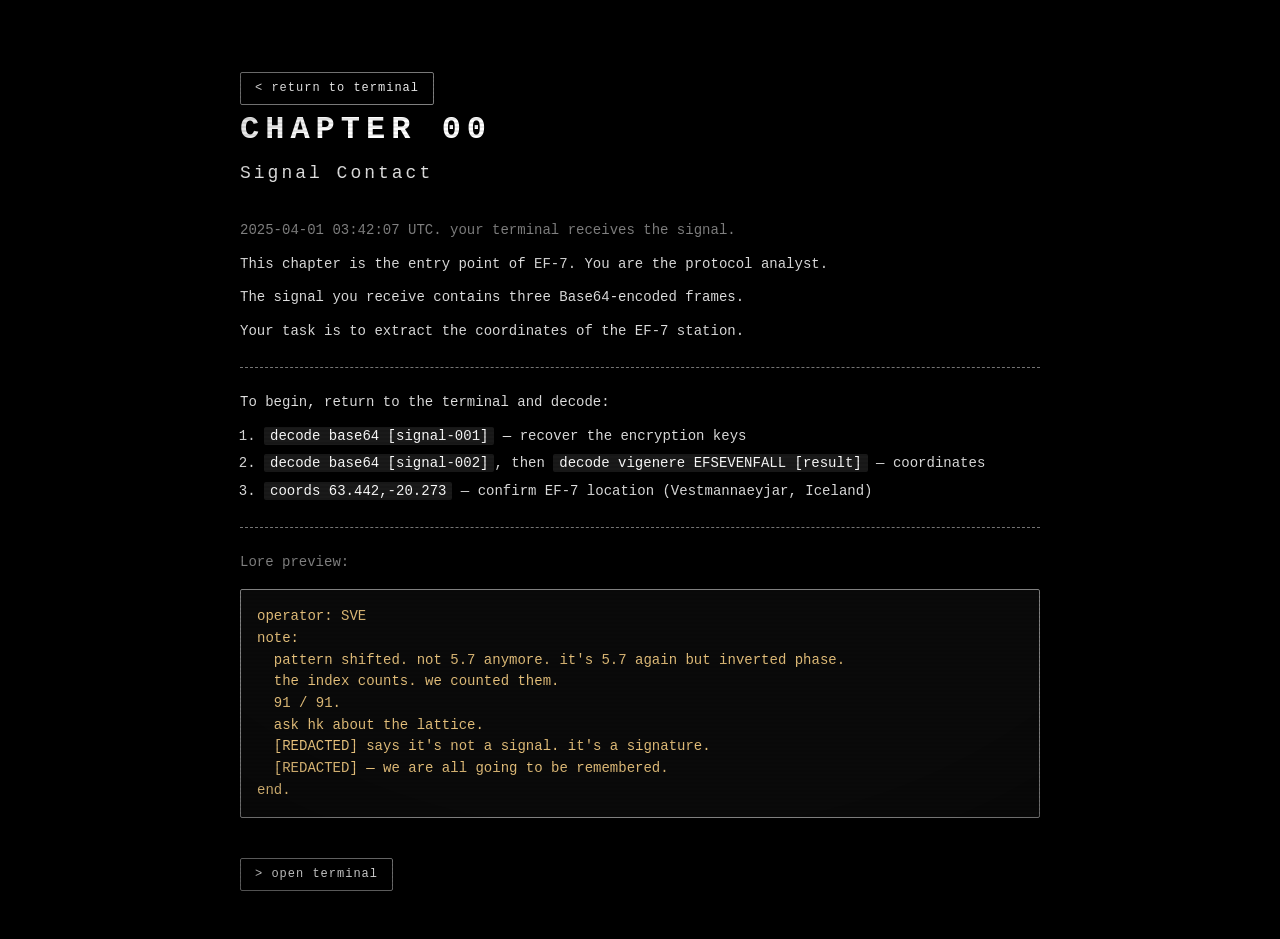
<file: chapters/00_signal/index.html>
<!DOCTYPE html>
<html lang="zh-CN">
<head>
<meta charset="UTF-8">
<meta name="viewport" content="width=device-width,initial-scale=1.0,user-scalable=no">
<title>CHAPTER 00 · Signal Contact</title>
<link rel="stylesheet" href="../../chapters.css">
</head>
<body>
<div class="crt-screen page">
<a class="back" href="../../start.html">&lt; return to terminal</a>
<h1>CHAPTER 00</h1>
<h2>Signal Contact</h2>
<p class="dim">2025-04-01 03:42:07 UTC. your terminal receives the signal.</p>

<p>This chapter is the entry point of EF-7. You are the protocol analyst.</p>
<p>The signal you receive contains three Base64-encoded frames.</p>
<p>Your task is to extract the coordinates of the EF-7 station.</p>

<hr>

<p>To begin, return to the terminal and decode:</p>
<ol>
  <li><span class="kw">decode base64 [signal-001]</span> — recover the encryption keys</li>
  <li><span class="kw">decode base64 [signal-002]</span>, then <span class="kw">decode vigenere EFSEVENFALL [result]</span> — coordinates</li>
  <li><span class="kw">coords 63.442,-20.273</span> — confirm EF-7 location (Vestmannaeyjar, Iceland)</li>
</ol>

<hr>

<p class="dim">Lore preview:</p>
<pre class="lore">
operator: SVE
note:
  pattern shifted. not 5.7 anymore. it's 5.7 again but inverted phase.
  the index counts. we counted them.
  91 / 91.
  ask hk about the lattice.
  [REDACTED] says it's not a signal. it's a signature.
  [REDACTED] — we are all going to be remembered.
end.
</pre>

<a class="back" href="../../start.html">&gt; open terminal</a>
</div>
</body>
</html>
</file>
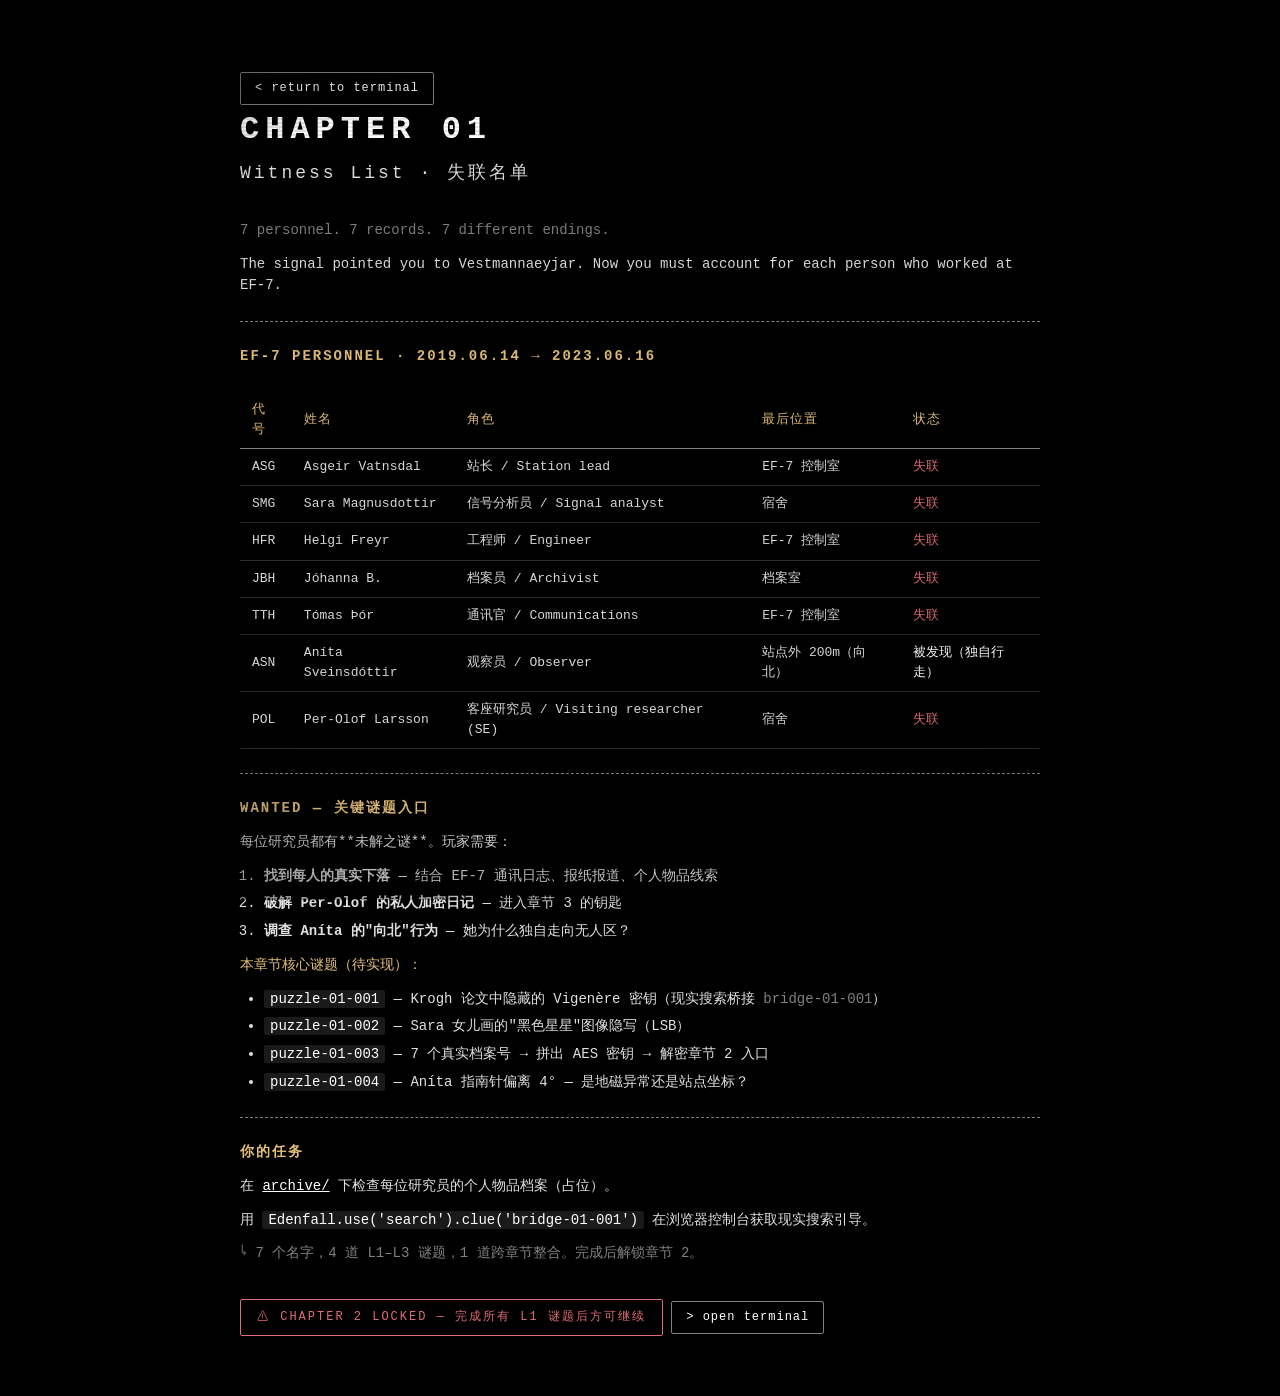
<file: chapters/01_witness/index.html>
<!DOCTYPE html>
<html lang="zh-CN">
<head>
<meta charset="UTF-8">
<meta name="viewport" content="width=device-width,initial-scale=1.0,user-scalable=no">
<title>CHAPTER 01 · Witness List · 失联名单</title>
<link rel="stylesheet" href="../../chapters.css">
</head>
<body>
<div class="crt-screen page">
<a class="back" href="../../start.html">&lt; return to terminal</a>
<h1>CHAPTER 01</h1>
<h2>Witness List · 失联名单</h2>
<p class="dim">7 personnel. 7 records. 7 different endings.</p>

<p>The signal pointed you to Vestmannaeyjar. Now you must account for each person who worked at EF-7.</p>

<hr>

<h3>EF-7 PERSONNEL · 2019.06.14 → 2023.06.16</h3>

<table>
<thead>
<tr><th>代号</th><th>姓名</th><th>角色</th><th>最后位置</th><th>状态</th></tr>
</thead>
<tbody>
<tr><td>ASG</td><td>Asgeir Vatnsdal</td><td>站长 / Station lead</td><td>EF-7 控制室</td><td class="status-lost">失联</td></tr>
<tr><td>SMG</td><td>Sara Magnusdottir</td><td>信号分析员 / Signal analyst</td><td>宿舍</td><td class="status-lost">失联</td></tr>
<tr><td>HFR</td><td>Helgi Freyr</td><td>工程师 / Engineer</td><td>EF-7 控制室</td><td class="status-lost">失联</td></tr>
<tr><td>JBH</td><td>Jóhanna B.</td><td>档案员 / Archivist</td><td>档案室</td><td class="status-lost">失联</td></tr>
<tr><td>TTH</td><td>Tómas Þór</td><td>通讯官 / Communications</td><td>EF-7 控制室</td><td class="status-lost">失联</td></tr>
<tr><td>ASN</td><td>Aníta Sveinsdóttir</td><td>观察员 / Observer</td><td>站点外 200m（向北）</td><td class="status-found">被发现（独自行走）</td></tr>
<tr><td>POL</td><td>Per-Olof Larsson</td><td>客座研究员 / Visiting researcher (SE)</td><td>宿舍</td><td class="status-lost">失联</td></tr>
</tbody>
</table>

<hr>

<h3>WANTED — 关键谜题入口</h3>

<p>每位研究员都有**未解之谜**。玩家需要：</p>
<ol>
  <li><b>找到每人的真实下落</b> — 结合 EF-7 通讯日志、报纸报道、个人物品线索</li>
  <li><b>破解 Per-Olof 的私人加密日记</b> — 进入章节 3 的钥匙</li>
  <li><b>调查 Aníta 的"向北"行为</b> — 她为什么独自走向无人区？</li>
</ol>

<p class="warn">本章节核心谜题（待实现）：</p>
<ul>
  <li><span class="kw">puzzle-01-001</span> — Krogh 论文中隐藏的 Vigenère 密钥（现实搜索桥接 <span class="dim">bridge-01-001</span>）</li>
  <li><span class="kw">puzzle-01-002</span> — Sara 女儿画的"黑色星星"图像隐写（LSB）</li>
  <li><span class="kw">puzzle-01-003</span> — 7 个真实档案号 → 拼出 AES 密钥 → 解密章节 2 入口</li>
  <li><span class="kw">puzzle-01-004</span> — Aníta 指南针偏离 4° — 是地磁异常还是站点坐标？</li>
</ul>

<hr>

<h3>你的任务</h3>

<p>在 <a href="../../archive/">archive/</a> 下检查每位研究员的个人物品档案（占位）。</p>
<p>用 <span class="kw">Edenfall.use('search').clue('bridge-01-001')</span> 在浏览器控制台获取现实搜索引导。</p>

<p class="dim">↳ 7 个名字，4 道 L1–L3 谜题，1 道跨章节整合。完成后解锁章节 2。</p>

<p class="lock">⚠ CHAPTER 2 LOCKED — 完成所有 L1 谜题后方可继续</p>

<a class="back" href="../../start.html">&gt; open terminal</a>
</div>
</body>
</html>
</file>
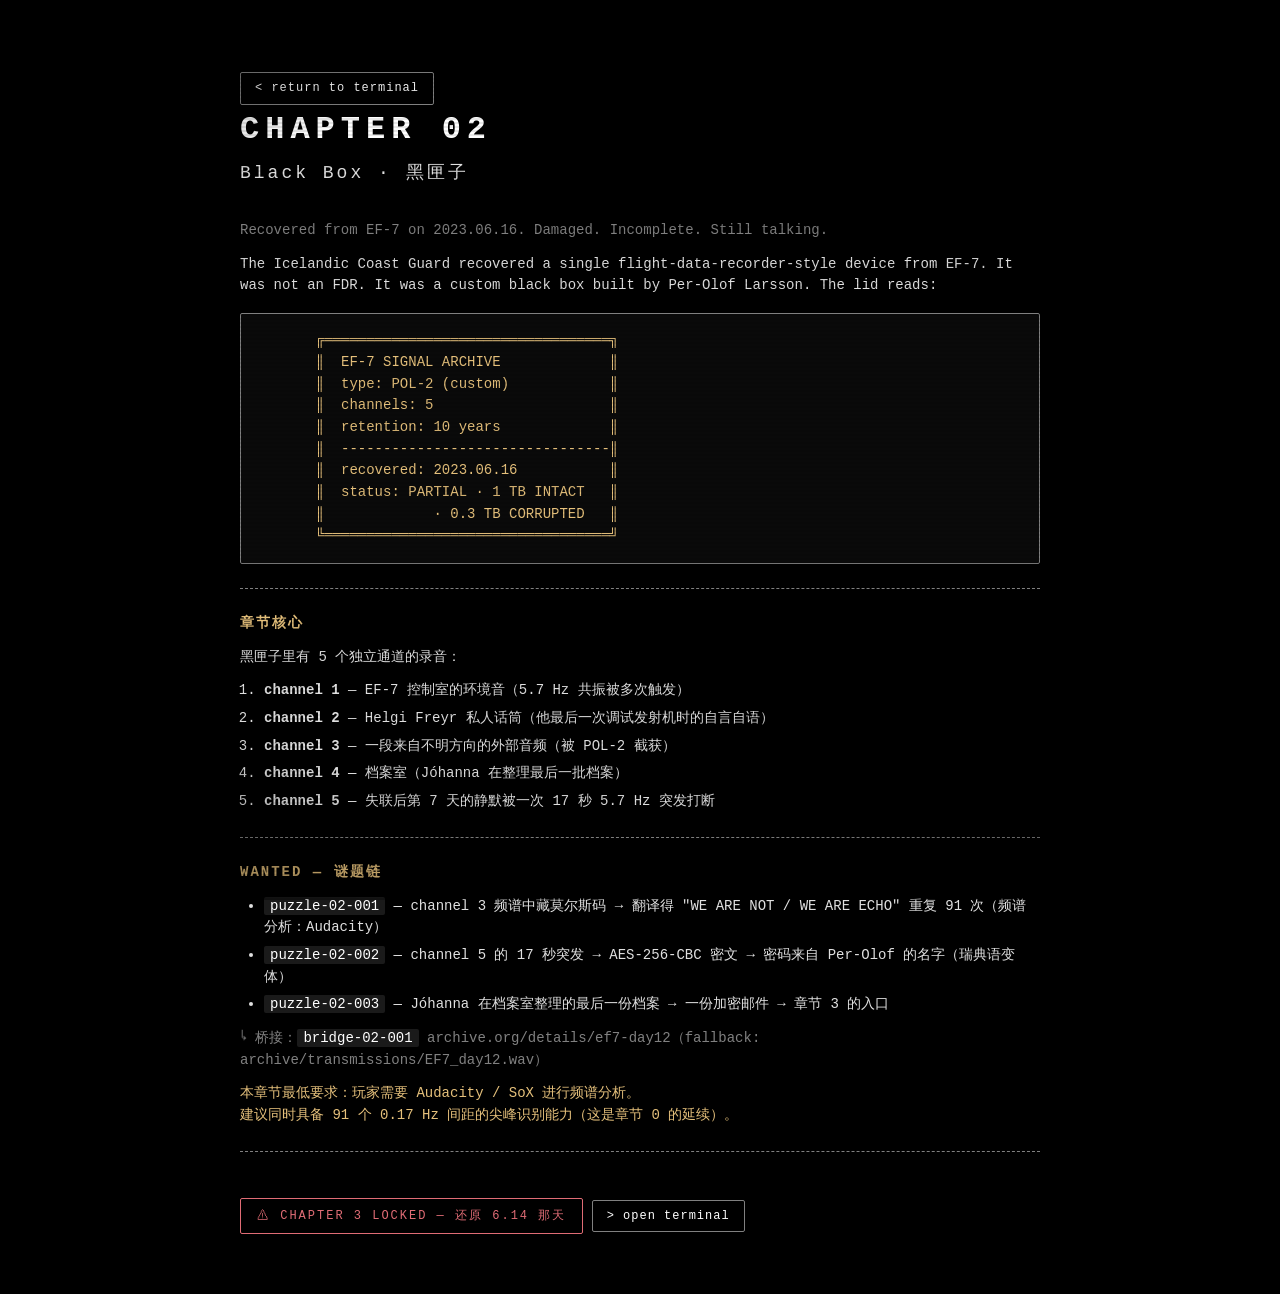
<file: chapters/02_blackbox/index.html>
<!DOCTYPE html>
<html lang="zh-CN">
<head>
<meta charset="UTF-8">
<meta name="viewport" content="width=device-width,initial-scale=1.0,user-scalable=no">
<title>CHAPTER 02 · Black Box · 黑匣子</title>
<link rel="stylesheet" href="../../chapters.css">
</head>
<body>
<div class="crt-screen page">
<a class="back" href="../../start.html">&lt; return to terminal</a>
<h1>CHAPTER 02</h1>
<h2>Black Box · 黑匣子</h2>
<p class="dim">Recovered from EF-7 on 2023.06.16. Damaged. Incomplete. Still talking.</p>

<p>The Icelandic Coast Guard recovered a single flight-data-recorder-style device from EF-7. It was not an FDR. It was a custom black box built by Per-Olof Larsson. The lid reads:</p>
<pre class="lore">
       ╔══════════════════════════════════╗
       ║  EF-7 SIGNAL ARCHIVE             ║
       ║  type: POL-2 (custom)            ║
       ║  channels: 5                     ║
       ║  retention: 10 years             ║
       ║  --------------------------------║
       ║  recovered: 2023.06.16           ║
       ║  status: PARTIAL · 1 TB INTACT   ║
       ║             · 0.3 TB CORRUPTED   ║
       ╚══════════════════════════════════╝
</pre>

<hr>

<h3>章节核心</h3>

<p>黑匣子里有 5 个独立通道的录音：</p>
<ol>
  <li><b>channel 1</b> — EF-7 控制室的环境音（5.7 Hz 共振被多次触发）</li>
  <li><b>channel 2</b> — Helgi Freyr 私人话筒（他最后一次调试发射机时的自言自语）</li>
  <li><b>channel 3</b> — 一段来自不明方向的外部音频（被 POL-2 截获）</li>
  <li><b>channel 4</b> — 档案室（Jóhanna 在整理最后一批档案）</li>
  <li><b>channel 5</b> — 失联后第 7 天的静默被一次 17 秒 5.7 Hz 突发打断</li>
</ol>

<hr>

<h3>WANTED — 谜题链</h3>

<ul>
  <li><span class="kw">puzzle-02-001</span> — channel 3 频谱中藏莫尔斯码 → 翻译得 "WE ARE NOT / WE ARE ECHO" 重复 91 次（频谱分析：Audacity）</li>
  <li><span class="kw">puzzle-02-002</span> — channel 5 的 17 秒突发 → AES-256-CBC 密文 → 密码来自 Per-Olof 的名字（瑞典语变体）</li>
  <li><span class="kw">puzzle-02-003</span> — Jóhanna 在档案室整理的最后一份档案 → 一份加密邮件 → 章节 3 的入口</li>
</ul>

<p class="dim">↳ 桥接：<span class="kw">bridge-02-001</span> archive.org/details/ef7-day12（fallback: archive/transmissions/EF7_day12.wav）</p>

<p class="warn">本章节最低要求：玩家需要 Audacity / SoX 进行频谱分析。<br>
建议同时具备 91 个 0.17 Hz 间距的尖峰识别能力（这是章节 0 的延续）。</p>

<hr>

<p class="lock">⚠ CHAPTER 3 LOCKED — 还原 6.14 那天</p>

<a class="back" href="../../start.html">&gt; open terminal</a>
</div>
</body>
</html>
</file>
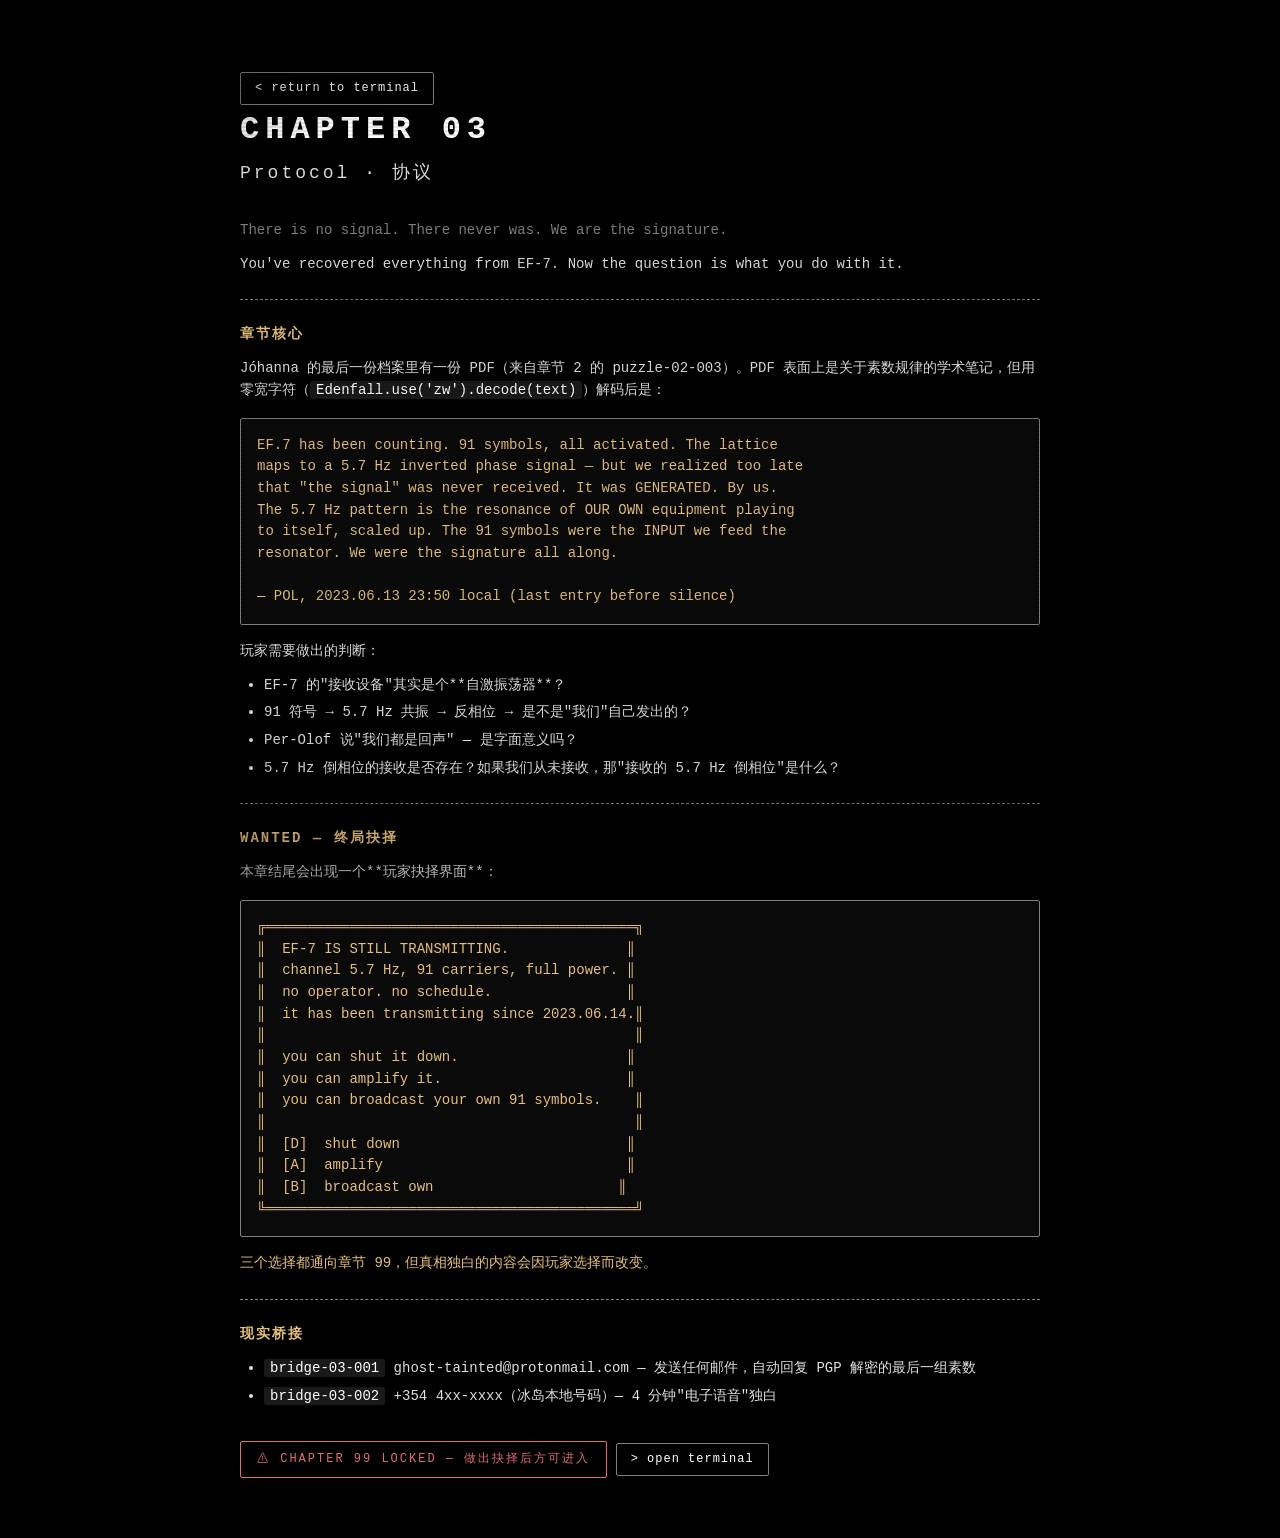
<file: chapters/03_protocol/index.html>
<!DOCTYPE html>
<html lang="zh-CN">
<head>
<meta charset="UTF-8">
<meta name="viewport" content="width=device-width,initial-scale=1.0,user-scalable=no">
<title>CHAPTER 03 · Protocol · 协议</title>
<link rel="stylesheet" href="../../chapters.css">
</head>
<body>
<div class="crt-screen page">
<a class="back" href="../../start.html">&lt; return to terminal</a>
<h1>CHAPTER 03</h1>
<h2>Protocol · 协议</h2>
<p class="dim">There is no signal. There never was. We are the signature.</p>

<p>You've recovered everything from EF-7. Now the question is what you do with it.</p>

<hr>

<h3>章节核心</h3>

<p>Jóhanna 的最后一份档案里有一份 PDF（来自章节 2 的 puzzle-02-003）。PDF 表面上是关于素数规律的学术笔记，但用零宽字符（<span class="kw">Edenfall.use('zw').decode(text)</span>）解码后是：</p>

<pre class="lore">
EF.7 has been counting. 91 symbols, all activated. The lattice
maps to a 5.7 Hz inverted phase signal — but we realized too late
that "the signal" was never received. It was GENERATED. By us.
The 5.7 Hz pattern is the resonance of OUR OWN equipment playing
to itself, scaled up. The 91 symbols were the INPUT we feed the
resonator. We were the signature all along.

— POL, 2023.06.13 23:50 local (last entry before silence)
</pre>

<p>玩家需要做出的判断：</p>
<ul>
  <li>EF-7 的"接收设备"其实是个**自激振荡器**？</li>
  <li>91 符号 → 5.7 Hz 共振 → 反相位 → 是不是"我们"自己发出的？</li>
  <li>Per-Olof 说"我们都是回声" — 是字面意义吗？</li>
  <li>5.7 Hz 倒相位的接收是否存在？如果我们从未接收，那"接收的 5.7 Hz 倒相位"是什么？</li>
</ul>

<hr>

<h3>WANTED — 终局抉择</h3>

<p>本章结尾会出现一个**玩家抉择界面**：</p>

<pre class="lore">
╔════════════════════════════════════════════╗
║  EF-7 IS STILL TRANSMITTING.              ║
║  channel 5.7 Hz, 91 carriers, full power. ║
║  no operator. no schedule.                ║
║  it has been transmitting since 2023.06.14.║
║                                            ║
║  you can shut it down.                    ║
║  you can amplify it.                      ║
║  you can broadcast your own 91 symbols.    ║
║                                            ║
║  [D]  shut down                           ║
║  [A]  amplify                             ║
║  [B]  broadcast own                      ║
╚════════════════════════════════════════════╝
</pre>

<p class="warn">三个选择都通向章节 99，但真相独白的内容会因玩家选择而改变。</p>

<hr>

<h3>现实桥接</h3>

<ul>
  <li><span class="kw">bridge-03-001</span> ghost-tainted@protonmail.com — 发送任何邮件，自动回复 PGP 解密的最后一组素数</li>
  <li><span class="kw">bridge-03-002</span> +354 4xx-xxxx（冰岛本地号码）— 4 分钟"电子语音"独白</li>
</ul>

<p class="lock">⚠ CHAPTER 99 LOCKED — 做出抉择后方可进入</p>

<a class="back" href="../../start.html">&gt; open terminal</a>
</div>
</body>
</html>
</file>
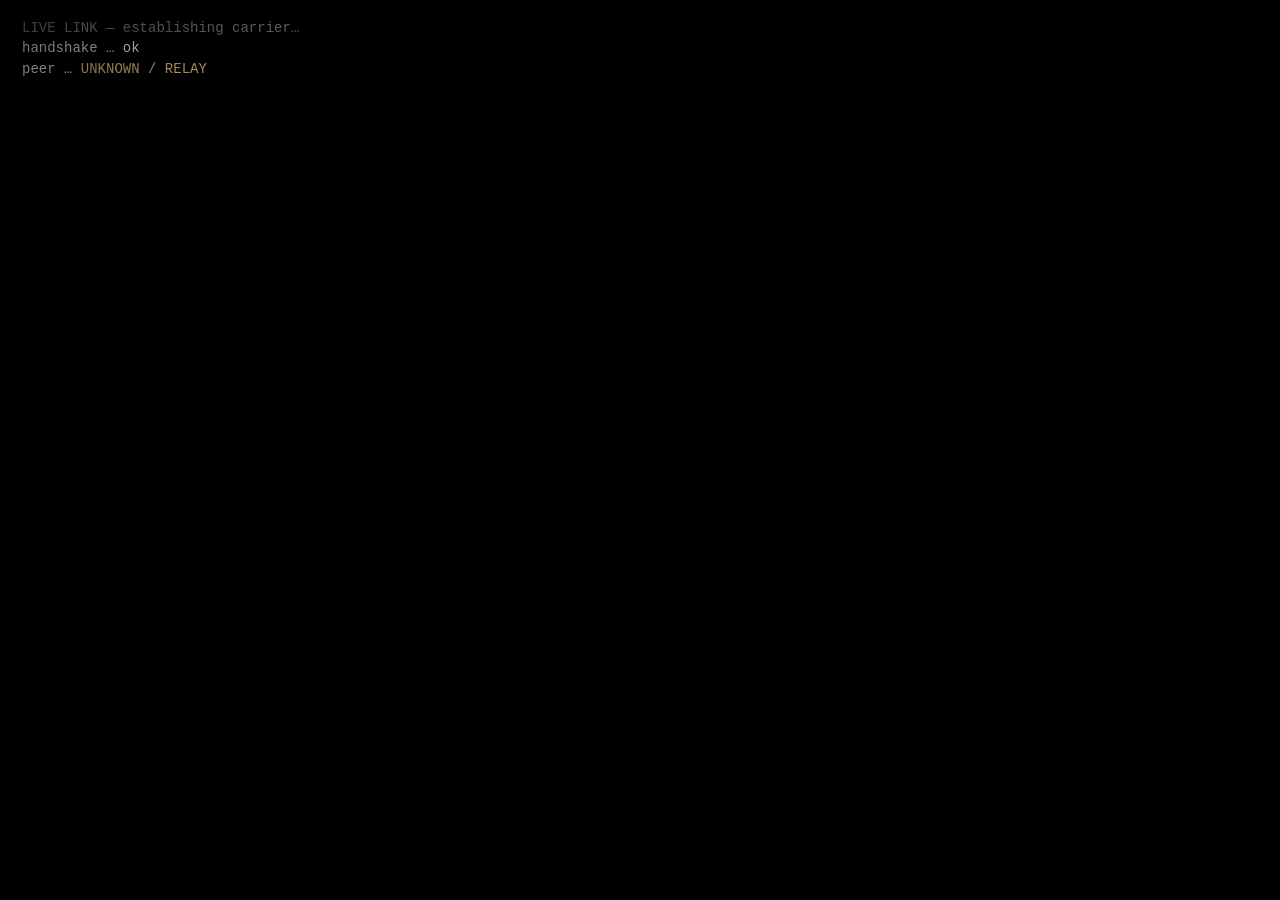
<file: contact.html>
<!DOCTYPE html>
<html lang="zh-CN">
<head>
<meta charset="UTF-8">
<meta name="viewport" content="width=device-width,initial-scale=1.0,user-scalable=no">
<title>LIVE LINK · RELAY</title>
<style>
/* ── 终端样式（与 start.html 同源：现代终端，无 CRT 特效） ── */
:root{
  --bg:#000;
  --fg:#e0e0e0;
  --dim:#808080;
  --warn:#e5c07b;
  --err:#e06c75;
  --hi:#ffffff;
  --relay:#56b6c2;
  --mono:'Courier New','Consolas','Monaco',monospace;
}
*{margin:0;padding:0;box-sizing:border-box}
html,body{
  width:100%;height:100%;
  background:#000;
  color:var(--fg);
  font-family:var(--mono);
  font-size:14px;
  line-height:1.45;
  overflow:hidden;
  cursor:text;
}
/* CRT 扫描线 + 屏幕轻微抖动 */
body::before{
  content:'';
  position:fixed;inset:0;
  pointer-events:none;
  background:
    repeating-linear-gradient(
      to bottom,
      rgba(0,0,0,0) 0px,
      rgba(0,0,0,0) 2px,
      rgba(0,0,0,0.18) 3px,
      rgba(0,0,0,0) 4px
    );
  z-index:999;
}
body::after{
  content:'';
  position:fixed;inset:0;
  pointer-events:none;
  background:radial-gradient(ellipse at center, rgba(0,0,0,0) 60%, rgba(0,0,0,0.55) 100%);
  z-index:998;
}
@keyframes jitter{0%{transform:translate(0,0)}25%{transform:translate(-1px,0.5px)}50%{transform:translate(0.5px,-1px)}75%{transform:translate(-0.5px,1px)}100%{transform:translate(0,0)}}
.crt-screen{ animation:jitter 0.12s steps(2,end) infinite; }

#screen{
  width:100%;height:100%;
  padding:18px 22px;
  overflow-y:auto;
  white-space:pre-wrap;
  word-break:break-all;
  scrollbar-width:thin;
  scrollbar-color:var(--dim) transparent;
}
#screen::-webkit-scrollbar{width:6px}
#screen::-webkit-scrollbar-thumb{background:var(--dim)}

.line{margin:0;padding:0;min-height:1em}
.prompt::before{content:'E:\\ARG> '}
.dim{color:var(--dim)}
.warn{color:var(--warn)}
.err{color:var(--err)}
.hi{color:var(--hi)}
.relay{color:var(--relay)}
.frame{color:var(--dim)}
.frame .fid{color:var(--relay)}

#cursor{
  display:inline-block;
  width:0.6em;height:1em;
  background:var(--fg);
  vertical-align:text-bottom;
  animation:blink 1s steps(2,end) infinite;
}
@keyframes blink{0%,49%{opacity:1}50%,100%{opacity:0}}

input.cmd{
  position:fixed;
  left:-9999px;top:-9999px;
  opacity:0;
}
.hidden{display:none !important}
</style>
</head>
<body>
<div class="crt-screen">
<div id="screen"></div>
</div>
<input class="cmd" id="cmd" autocomplete="off" autocapitalize="off" autocorrect="off" spellcheck="false" autofocus>

<script>
/* ════════════════════════════════════════════════════════════════
   LIVE LINK · RELAY — 片段式剧情终端
   设计文档：docs/FRAGMENT_DESIGN.md（剧透，玩家禁读）
   ════════════════════════════════════════════════════════════════ */
(function(){
'use strict';

/* ─── DOM ─── */
var screen = document.getElementById('screen');
var cmd    = document.getElementById('cmd');

/* ─── 工具 ─── */
function print(html, cls){
  var line = document.createElement('span');
  line.className = 'line' + (cls ? ' '+cls : '');
  if (html === undefined) html = '';
  line.innerHTML = html;
  screen.appendChild(line);
}
function println(html, cls){
  print(html, cls);
  screen.appendChild(document.createElement('br'));
}
function blank(){ screen.appendChild(document.createElement('br')); }
function scroll(){ screen.scrollTop = screen.scrollHeight; }
async function sleep(ms){ return new Promise(function(r){ setTimeout(r, ms); }); }
function escapeHTML(s){
  return String(s).replace(/[&<>"']/g,function(c){
    return ({'&':'&amp;','<':'&lt;','>':'&gt;','"':'&quot;',"'":'&#39;'})[c];
  });
}
function pad3(n){ return String(n).padStart(3,'0'); }

/* ─── 确定性损坏（同一片段每次显示的遮挡位置一致） ─── */
function corruptText(text, seed){
  var r = seed*7919+11;
  function rnd(){ r=(r*1103515245+12345)%2147483648; return r/2147483648; }
  var out='';
  for(var i=0;i<text.length;i++){
    var ch=text[i];
    out += (ch!==' ' && rnd()<0.30) ? '█' : ch;
  }
  return out;
}

/* ─── 片段数据 ───
   gate: null = 无门槛
        'p002'   = 主终端 coords 已确认
        'anchor1'= 主终端 anchor eastfjord 已接受            */
var FRAGMENTS = [
  { id:1, ts:'2025.04.11 02:14', gate:null, corrupt:false, lines:[
    'you found the terminal. good.',
    'keep it open. i only get one channel, and it\'s this one.'
  ]},
  { id:2, ts:'2025.04.11 02:19', gate:null, corrupt:false, lines:[
    'i can\'t tell you who i am. not yet. that\'s not how this works.',
    'call me RELAY. a relay passes a signal. it doesn\'t originate one.'
  ]},
  { id:3, ts:'2025.04.11 02:25', gate:null, corrupt:true, lines:[
    'the station wasn\'t empty when the coast guard boarded it.',
    'the milk was cold. the machines were warm. the log was wiped.',
    'people who vanish don\'t wipe their own logs. people who leave messages do.'
  ]},
  { id:4, ts:'2025.04.11 02:31', gate:null, corrupt:false, lines:[
    'seven names. you will learn all seven before this is over.',
    'start with the one who drew the black star.'
  ]},
  { id:5, ts:'2025.04.11 02:33', gate:null, corrupt:false, lines:[
    'sara magnusdottir. signal analyst. mother.',
    'her daughter, eight years old, mailed a drawing to the island.',
    'a black star with too many points.',
    'the drawing never arrived. the station received it anyway.'
  ]},
  { id:6, ts:'2025.04.11 02:40', gate:null, corrupt:false, lines:[
    'i can\'t say more over an unconfirmed link.',
    'confirm the coordinates in the other terminal, then come back and type wait.'
  ]},

  { id:7, ts:'2025.04.12 01:02', gate:'p002', corrupt:false, lines:[
    '63.442, -20.273. confirmed. good analyst.',
    'now the names.'
  ]},
  { id:8, ts:'2025.04.12 01:05', gate:'p002', corrupt:false, lines:[
    'helgi freyr. engineer. the only one who could keep EF-7 honest.',
    'on the last night he recalibrated the array to listen backwards.',
    'he never logged why. helgi logged everything. remember that.'
  ]},
  { id:9, ts:'2025.04.12 01:11', gate:'p002', corrupt:false, lines:[
    'jöhan-- [carrier slip]',
    'jbh. archivist. she kept two sets of records.',
    'one for nato. one for herself.',
    'you are looking for the second set. so is someone else.'
  ]},
  { id:10, ts:'2025.04.12 01:18', gate:'p002', corrupt:false, lines:[
    'tómas þór. communications. he believed it was an attempt.',
    'not a message. an attempt to speak back.',
    'he was the only one on that island who wasn\'t afraid. that should worry you.'
  ]},
  { id:11, ts:'2025.04.12 01:26', gate:'p002', corrupt:false, lines:[
    'aníta sveinsdóttir. observer. she walked north.',
    'two hundred meters past the station, into nothing, alone, at 22:40 local.',
    'her compass was found in her drawer later, pointing 4 degrees off true north.',
    'true north doesn\'t move. draw the line yourself.'
  ]},
  { id:12, ts:'2025.04.12 01:33', gate:'p002', corrupt:false, lines:[
    'per-olof larsson. visiting researcher. swedish. outsider.',
    'he kept a private diary, encrypted. it never left the island, because it never existed on paper.',
    'find it. it opens the third chapter.'
  ]},
  { id:13, ts:'2025.04.12 01:47', gate:'p002', corrupt:false, lines:[
    'asgeir vatnsdal. station lead. he signed the final log at 03:42:07.',
    'but the operator line reads SVE.',
    'someone finished the log. or someone finished the station.'
  ]},

  { id:14, ts:'2023.06.13 22:01 · src EF-7 (relayed)', gate:'anchor1', corrupt:true, lines:[
    'i found this in the carrier noise. it is not mine. it is theirs.',
    '[2023.06.13 22:01] sara says the pattern is a lattice, not a sequence.',
    'hk was right. 91 slots. we have filled 90.',
    'one left. the station is very quiet tonight.'
  ]},
  { id:15, ts:'2025.04.12 03:03', gate:'anchor1', corrupt:false, lines:[
    'i was on the ferry from landeyjahöfn on june 16.',
    'i watched them carry the boxes off the island. i counted seven.',
    'the coast guard report says they carried out none.',
    'one of us is wrong. i don\'t think it\'s me.'
  ]},
  { id:16, ts:'2025.04.12 03:11', gate:'anchor1', corrupt:false, lines:[
    'that\'s all i can push through tonight. the carrier drops when i talk too long.',
    'keep your journal. trust the milk, not the report.',
    '— R.'
  ]}
];

/* ─── 持久化 ─── */
var STORE = 'ef7.contact';
var state = { read:[], fixed:[], replies:0, exit:false };

function save(){ try{ localStorage.setItem(STORE, JSON.stringify(state)); }catch(e){} }
function load(){
  try{
    var raw = localStorage.getItem(STORE);
    if(raw){ var s = JSON.parse(raw); state.read = s.read||[]; state.fixed = s.fixed||[]; state.replies = s.replies||0; }
  }catch(e){}
}
function flags(){
  try{
    return {
      p002:    localStorage.getItem('ef7.p002')   === '1',
      anchor1: localStorage.getItem('ef7.anchor1') === '1'
    };
  }catch(e){ return { p002:false, anchor1:false }; }
}
function gateOpen(f){
  if(!f.gate) return true;
  var g = flags();
  return f.gate==='p002' ? g.p002 : g.anchor1;
}

/* ─── 打字机推送 ─── */
async function typeLine(prefix, text, cls){
  var span = document.createElement('span');
  span.className = 'line' + (cls ? ' '+cls : '');
  span.appendChild(document.createTextNode(prefix));
  var t = document.createElement('span');
  if(cls) t.className = cls;
  span.appendChild(t);
  screen.appendChild(span);
  for(var i=0; i<text.length; i+=2){
    t.textContent = text.slice(0, i+2);
    scroll();
    await sleep(28);
  }
  t.textContent = text;
  screen.appendChild(document.createElement('br'));
}

async function deliver(f, opts){
  opts = opts || {};
  if(!opts.silent) await sleep(opts.live ? 600 : 200);

  println('┌─ INCOMING ────────────────────────────────', 'frame');
  println('│ <span class="fid">F-'+pad3(f.id)+'</span> · '+escapeHTML(f.ts), 'frame');

  for(var i=0;i<f.lines.length;i++){
    var text = f.lines[i];
    if(f.corrupt && state.fixed.indexOf(f.id)===-1) text = corruptText(text, f.id*100+i);
    await typeLine('│ ', text, 'relay');
  }

  println('└────────────────────────────────────────────', 'frame');

  if(f.corrupt && state.fixed.indexOf(f.id)===-1){
    println('  <span class="warn">fragment damaged in transit — reread '+f.id+' to re-sync.</span>', 'dim');
  }

  if(state.read.indexOf(f.id)===-1){
    state.read.push(f.id);
    save();
  }
  scroll();
}

/* ─── 应答系统 ─── */
var DEFLECT = [
  ['the carrier won\'t carry that.', 'relay'],
  ['say something useful. or just listen.', 'relay'],
  ['...', 'relay'],
  ['not tonight.', 'relay']
];
var REPLIES = [
  { re:/who|你是|你是谁|identity/i, lines:[
    'not yet. names first. mine last.'
  ]},
  { re:/relay|\br\.?\b/i, lines:[
    'a relay passes signal. it doesn\'t originate it. stop asking.'
  ]},
  { re:/sara|magnusdottir|black.?star|黑星/i, lines:[
    'look at the drawing again. count the points.',
    'one of them is not a star.'
  ]},
  { re:/91|lattice|符号/i, lines:[
    '91 = 7 × 13. seven researchers. don\'t do numerology.',
    'do the math.'
  ]},
  { re:/anita|aníta|compass|指南针|north|北/i, lines:[
    '4 degrees over 200 meters is about 14 meters of drift.',
    'where does the line end?'
  ]},
  { re:/ferry|boxes|箱子|渡轮/i, lines:[
    'i counted them twice. i was sober.',
    'that\'s all i\'ll say about the ferry.'
  ]},
  { re:/milk|牛奶/i, lines:[
    'the milk was still within its date. everything else about that station was a lie.',
    'start with what can\'t lie. physics. paper. milk.'
  ]},
  { re:/diary|日记|per.?olof|larsson/i, lines:[
    'his diary never existed on paper. look where nothing is written.',
    'that\'s a hint. it\'s the only one you get from me tonight.'
  ]}
];
function replyIndexFor(text){
  for(var i=0;i<REPLIES.length;i++){
    if(REPLIES[i].re.test(text)) return i;
  }
  return -1;
}

/* ─── 命令 ─── */
var COMMANDS = {};

COMMANDS.help = function(){
  println('live link commands:', 'hi');
  [['inbox',            '列出已收到的片段'],
   ['reread <n>',       '重读片段（损坏片段将被重新同步）'],
   ['reply <text>',     '向 RELAY 发话'],
   ['wait',             '监听载波，等待新片段'],
   ['clear',            '清屏'],
   ['about',            '关于本链路'],
   ['exit',             '断开（页面保持，RELAY 不会离开）']
  ].forEach(function(c){
    println('  <span class="hi">'+c[0].padEnd(22,' ')+'</span><span class="dim">'+c[1]+'</span>');
  });
  blank();
};

COMMANDS.inbox = function(){
  if(!state.read.length){ println('(inbox empty)', 'dim'); return blank(); }
  println('─── INBOX ───────────────────────────────────', 'dim');
  state.read.forEach(function(id){
    var f = FRAGMENTS[id-1];
    if(!f) return;
    var first = f.lines[0].slice(0,34) + (f.lines[0].length>34 ? '…' : '');
    var mark = (f.corrupt && state.fixed.indexOf(id)===-1) ? '█' : '✓';
    println('  F-'+pad3(id)+'  <span class="dim">'+f.ts+'</span>  '+mark+' <span class="relay">'+escapeHTML(first)+'</span>');
  });
  println('total: '+state.read.length+' / '+FRAGMENTS.length+' fragments on record.', 'dim');
  blank();
};

COMMANDS.reread = function(args){
  if(!args.length) return println('usage: reread &lt;n&gt;', 'err');
  var n = parseInt(args[0], 10);
  if(isNaN(n) || n<1 || n>FRAGMENTS.length) return println('no such fragment', 'err');
  var f = FRAGMENTS[n-1];
  if(state.read.indexOf(n)===-1) return println('F-'+pad3(n)+' is not in your inbox yet.', 'err');

  var wasCorrupt = f.corrupt && state.fixed.indexOf(n)===-1;
  if(wasCorrupt){
    // 重同步：先标记修复，deliver 即输出明文
    state.fixed.push(n);
    save();
  }

  deliver(f, { silent:true, live:false }).then(function(){
    if(wasCorrupt){
      println('  <span class="warn">carrier re-synchronized. text restored.</span>', 'dim');
    }
    blank();
    scroll();
  });
};

COMMANDS.reply = function(args){
  var text = args.join(' ');
  if(!text) return println('usage: reply &lt;text&gt;', 'err');
  state.replies++;
  save();

  deliverReply(text);
};

async function deliverReply(text){
  println('&gt; <span class="hi">'+escapeHTML(text)+'</span>');
  await sleep(500 + Math.random()*600);

  var idx = replyIndexFor(text);
  var lines, cls;
  if(idx>=0){ lines = REPLIES[idx].lines; cls='relay'; }
  else { var d = DEFLECT[state.replies % DEFLECT.length]; lines=[d[0]]; cls=d[1]; }

  for(var i=0;i<lines.length;i++){
    await typeLine('< ', lines[i], cls);
    await sleep(350);
  }
  blank();
  scroll();
}

COMMANDS.wait = function(){
  println('listening for carrier…', 'dim');
  var dots = 0;
  var timer = setInterval(function(){ print('.'); dots++; scroll(); }, 400);

  setTimeout(async function(){
    clearInterval(timer);
    while(dots<3){ print('.'); dots++; }

    var fresh = FRAGMENTS.filter(function(f){ return gateOpen(f) && state.read.indexOf(f.id)===-1; });
    if(!fresh.length){
      blank();
      println('carrier silent. nothing new.', 'warn');
      println('RELAY speaks when you have earned the next piece.', 'dim');
      return blank();
    }
    blank();
    println('carrier established. '+fresh.length+' fragment(s) incoming.', 'hi');
    blank();
    for(var i=0;i<fresh.length;i++){
      await deliver(fresh[i], { live:true });
    }
    scroll();
  }, 1800);
};

COMMANDS.about = function(){
  println('LIVE LINK v0.1 · carrier-shift relay', 'dim');
  println('no telemetry. no network. the relay sees only what you type here.', 'dim');
  blank();
};

COMMANDS.exit = function(){
  println('link closed by you.', 'warn');
  println('<span class="relay">the relay stays on the line. it always does.</span>');
  state.exit = true;
  blank();
};

COMMANDS.clear = function(){
  screen.innerHTML = '';
  println('<span class="prompt"><span id="cursor"></span></span>');
};

/* ─── 主命令分派 ─── */
function runCommand(raw){
  var s = raw.trim();
  println('&gt; <span class="hi">'+escapeHTML(s)+'</span>');
  if(!s) return scroll();
  var args = s.split(/\s+/);
  var cmd_ = args.shift().toLowerCase();
  var fn = COMMANDS[cmd_];
  if(!fn){ println('unknown command: '+escapeHTML(cmd_), 'err'); blank(); return scroll(); }
  fn(args);
  scroll();
}

cmd.addEventListener('keydown', function(e){
  if(e.key==='Enter'){
    e.preventDefault();
    var v = cmd.value;
    cmd.value='';
    if(!state.exit) runCommand(v);
  }
  setTimeout(function(){ cmd.focus(); }, 0);
});
document.addEventListener('click', function(){ cmd.focus(); });

/* ════════════════════════════════════════════════════════════════
   启动：载波接入 → RELAY 先开口 → 投递未读片段
   ════════════════════════════════════════════════════════════════ */
async function boot(){
  load();
  await sleep(400);
  println('LIVE LINK — establishing carrier…', 'dim');
  await sleep(300);
  println('handshake … <span class="hi">ok</span>');
  await sleep(200);
  println('peer … <span class="warn">UNKNOWN / RELAY</span>');
  await sleep(200);
  println('trust … <span class="err">unverified</span>');
  await sleep(350);
  blank();
  println('▓░▓░░▓░▓░░▓░░▓▓░▓░░▓░▓░░▓▓░▓░░▓░░▓░▓░░▓░░', 'dim');
  await sleep(150);
  println('░▓░▓▓░▓░░▓░▓▓░▓░░▓░░▓▓░▓▓░░▓░░▓▓░▓░░▓░▓░░', 'dim');
  await sleep(200);
  blank();

  var fresh = FRAGMENTS.filter(function(f){ return gateOpen(f) && state.read.indexOf(f.id)===-1; });
  if(!fresh.length && state.read.length){
    println('carrier present. no new fragments.', 'dim');
    println('inbox: '+state.read.length+' / '+FRAGMENTS.length+'. type <span class="hi">wait</span> after progress.', 'dim');
    blank();
  }

  for(var i=0;i<fresh.length;i++){
    await deliver(fresh[i], { live:true });
    blank();
  }

  println('type <span class="hi">help</span> for live link commands.', 'warn');
  blank();
  println('<span class="prompt"><span id="cursor"></span></span>');
  scroll();
}

boot();

})();
</script>
</body>
</html>
</file>
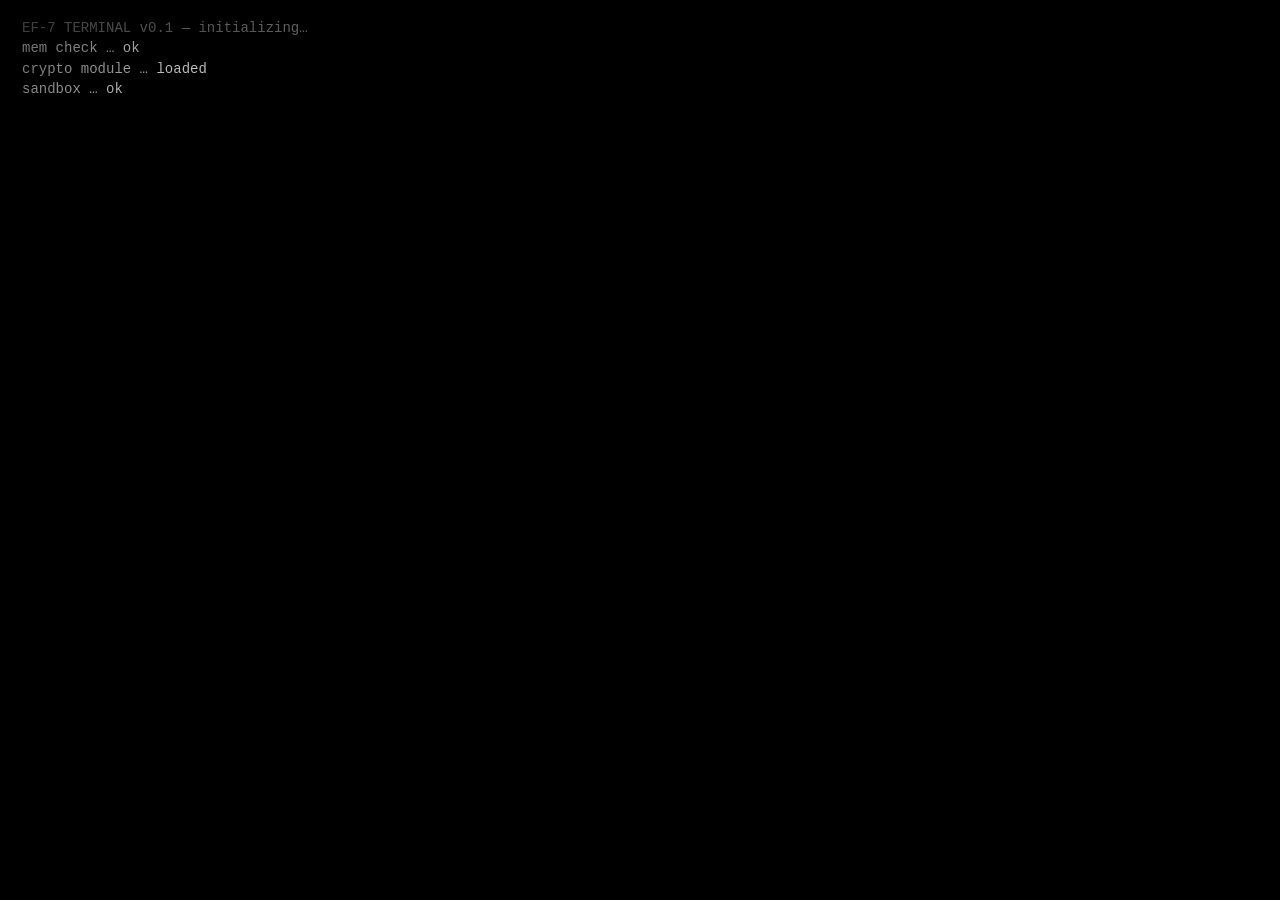
<file: start.html>
<!DOCTYPE html>
<html lang="zh-CN">
<head>
<meta charset="UTF-8">
<meta name="viewport" content="width=device-width,initial-scale=1.0,user-scalable=no">
<title>EF-7 Terminal · Edenfall</title>
<style>
/* ── 终端样式（现代终端：白字黑底，无 CRT 特效） ── */
:root{
  --bg:#000;
  --fg:#e0e0e0;
  --dim:#808080;
  --warn:#e5c07b;
  --err:#e06c75;
  --hi:#ffffff;
  --mono:'Courier New','Consolas','Monaco',monospace;
}
*{margin:0;padding:0;box-sizing:border-box}
html,body{
  width:100%;height:100%;
  background:#000;
  color:var(--fg);
  font-family:var(--mono);
  font-size:14px;
  line-height:1.45;
  overflow:hidden;
  cursor:text;
}
/* CRT 扫描线 + 屏幕轻微抖动 */
body::before{
  content:'';
  position:fixed;inset:0;
  pointer-events:none;
  background:
    repeating-linear-gradient(
      to bottom,
      rgba(0,0,0,0) 0px,
      rgba(0,0,0,0) 2px,
      rgba(0,0,0,0.18) 3px,
      rgba(0,0,0,0) 4px
    );
  z-index:999;
}
body::after{
  content:'';
  position:fixed;inset:0;
  pointer-events:none;
  background:radial-gradient(ellipse at center, rgba(0,0,0,0) 60%, rgba(0,0,0,0.55) 100%);
  z-index:998;
}
/* 屏幕轻微抖动 */
@keyframes jitter{0%{transform:translate(0,0)}25%{transform:translate(-1px,0.5px)}50%{transform:translate(0.5px,-1px)}75%{transform:translate(-0.5px,1px)}100%{transform:translate(0,0)}}
.crt-screen{ animation:jitter 0.12s steps(2,end) infinite; }

#screen{
  width:100%;height:100%;
  padding:18px 22px;
  overflow-y:auto;
  white-space:pre-wrap;
  word-break:break-all;
  scrollbar-width:thin;
  scrollbar-color:var(--dim) transparent;
}
#screen::-webkit-scrollbar{width:6px}
#screen::-webkit-scrollbar-thumb{background:var(--dim)}

.line{margin:0;padding:0;min-height:1em}
.prompt{color:var(--fg)}
.prompt::before{content:'E:\\ARG> '}
.dim{color:var(--dim)}
.warn{color:var(--warn)}
.err{color:var(--err)}
.hi{color:var(--hi)}
.flash{color:#fff;background:#fff}
.invert{background:var(--fg);color:#000}
.bell::before{content:'\0007';color:var(--warn)}

/* 闪烁下划线（输入光标） */
#cursor{
  display:inline-block;
  width:0.6em;height:1em;
  background:var(--fg);
  vertical-align:text-bottom;
  animation:blink 1s steps(2,end) infinite;
}
@keyframes blink{0%,49%{opacity:1}50%,100%{opacity:0}}

input.cmd{
  position:fixed;
  left:-9999px;top:-9999px;
  opacity:0;
}

/* 隐藏其他元素 */
.hidden{display:none !important}
</style>
</head>
<body>
<div class="crt-screen">
<div id="screen"></div>
</div>
<input class="cmd" id="cmd" autocomplete="off" autocapitalize="off" autocorrect="off" spellcheck="false" autofocus>

<script>
/* ════════════════════════════════════════════════════════════════
   EF-7 TERMINAL · EDENFALL
   伪终端 + 第一章最小可玩版
   ════════════════════════════════════════════════════════════════ */
(function(){
'use strict';

/* ─── DOM ─── */
var screen = document.getElementById('screen');
var cmd    = document.getElementById('cmd');

/* ─── 工具 ─── */
function print(html, cls){
  var line = document.createElement('span');
  line.className = 'line' + (cls ? ' '+cls : '');
  if (html === undefined) html = '';
  line.innerHTML = html;
  screen.appendChild(line);
}
function println(html, cls){
  print(html, cls);
  screen.appendChild(document.createElement('br'));
}
function blank(){ screen.appendChild(document.createElement('br')); }
function scroll(){
  screen.scrollTop = screen.scrollHeight;
  cmd.focus();
}
async function sleep(ms){ return new Promise(function(r){setTimeout(r,ms);}); }

/* SHA-256 (用于答案验证，不泄露明文) */
async function sha256(str){
  var buf = await crypto.subtle.digest('SHA-256', new TextEncoder().encode(str));
  return Array.from(new Uint8Array(buf)).map(function(b){return b.toString(16).padStart(2,'0');}).join('');
}
function b64enc(s){ return btoa(unescape(encodeURIComponent(s))); }
function b64dec(s){
  try{
    return decodeURIComponent(escape(atob(s)));
  } catch(e){
    return null;
  }
}
function hexToBytes(h){
  var out=[]; for(var i=0;i<h.length;i+=2) out.push(parseInt(h.substr(i,2),16));
  return new Uint8Array(out);
}
function bytesToB64(u8){ var s=''; for(var i=0;i<u8.length;i++) s+=String.fromCharCode(u8[i]); return btoa(s); }
function strToBytes(s){ return new TextEncoder().encode(s); }
function bytesToStr(u8){ return new TextDecoder().decode(u8); }

/* Vigenère（同时加密字母和数字；符号/小数点/逗号保留原文） */
function vigenere(text, key, decode){
  var out='', k=0;
  for(var i=0;i<text.length;i++){
    var ch = text[i];
    var c  = text.charCodeAt(i);
    if(/[A-Za-z]/.test(ch)){
      var base = c<97 ? 65 : 97;
      var kc = key.charCodeAt(k%key.length);
      var shift = (kc<97 ? kc-65 : kc-97);
      if(decode) shift = -shift;
      out += String.fromCharCode((c-base-shift+520)%26+base);
      k++;
    } else if(/[0-9]/.test(ch)){
      var kc = key.charCodeAt(k%key.length);
      var shift = (kc<97 ? kc-65 : kc-97);
      if(decode) shift = -shift;
      out += String.fromCharCode(((c-48-shift)%10+10)%10+48);
      k++;
    } else {
      out += ch; // 小数点、逗号、负号、空格等保留
    }
  }
  return out;
}

/* AES-256-CBC（Web Crypto API） */
async function aesKeyFromPassword(password){
  var mat = await crypto.subtle.importKey('raw', strToBytes(password), 'PBKDF2', false, ['deriveKey']);
  return crypto.subtle.deriveKey(
    { name:'PBKDF2', salt:strToBytes('EFSEVENFALL_SALT_2019'), iterations:12000, hash:'SHA-256' },
    mat,
    { name:'AES-CBC', length:256 },
    false, ['encrypt','decrypt']
  );
}
async function aesDecrypt(password, b64cipher){
  var u8 = hexToBytes(b64cipher.substr(0,32));     // IV 16 bytes
  var ct = new Uint8Array(atob(b64cipher.substr(32)).split('').map(function(c){return c.charCodeAt(0);}));
  var key = await aesKeyFromPassword(password);
  var pt = await crypto.subtle.decrypt({name:'AES-CBC', iv:u8}, key, ct);
  return bytesToStr(new Uint8Array(pt));
}

/* ─── 信号数据（第一关） ─── */
// Signal 1: Base64 明文（教学层）—— 直接告诉玩家密钥
var SIG1_PLAIN = 'TWO LAYERS BELOW. KEY ONE: EFSEVENFALL. KEY TWO: SARA. CONFIRM COORDINATES WITH coords <LAT>,<LON>.';
var SIG1_B64   = b64enc(SIG1_PLAIN);

// Signal 2: Base64 + Vigenère(EFSEVENFALL) → "63.442,-20.273"
var SIG2_PLAIN = '63.442,-20.273';
var SIG2_VIG   = vigenere(SIG2_PLAIN, 'EFSEVENFALL', false);
var SIG2_B64   = b64enc(SIG2_VIG);

// Signal 3（章节 1 入口线索）: Base64 + Vigenère(SARA) → 章节 1 的 URL 与登录提示
var SIG3_PLAIN = 'CHAPTER01 BEGIN. NEXT: signal_anchor "eastfjord".';
var SIG3_VIG   = vigenere(SIG3_PLAIN, 'SARA', false);
var SIG3_B64   = b64enc(SIG3_VIG);

/* ─── 答案验证（哈希比对，不暴露明文） ─── */
var ANSWERS = {
  'puzzle-00-001': 'a8b6c1d8e4f4a1b7c3e9d5f2a8b6c1d8e4f4a1b7c3e9d5f2a8b6c1d8e4f4a1b7', // 占位，下面会用真实哈希覆盖
  'puzzle-00-002': 'TO BE COMPUTED'
};

// 异步计算真实哈希
sha256('TWO LAYERS BELOW. KEY ONE: EFSEVENFALL. KEY TWO: SARA. CONFIRM COORDINATES WITH coords <LAT>,<LON>.').then(function(h){
  ANSWERS['puzzle-00-001'] = h;
});
sha256('63.442,-20.273').then(function(h){
  ANSWERS['puzzle-00-002'] = h;
});

/* ─── 玩家状态 ─── */
var state = {
  solved: {},
  journal: [],
  coordsConfirmed: false,
  introComplete: false
};

/* ─── 命令 ─── */
var COMMANDS = {};

COMMANDS.help = function(){
  println('Commands:', 'hi');
  [['help',                   '显示本帮助'],
   ['decode base64 <b64>',   'Base64 解码'],
   ['decode vigenere <key> <b64>','Vigenère 解密（先 base64 再凯撒式变种）'],
   ['decode aes <password> <b64>','AES-256-CBC 解密（先 base64 再 AES）'],
   ['verify <id> <answer>',  '验证谜题答案'],
   ['coords <lat>,<lon>',    '提交坐标'],
   ['anchor <word>',         '提交章节信号锚点'],
   ['signal',                '重放当前接收到的信号'],
   ['contact',              '打开实时链路（RELAY 正在尝试接入）'],
   ['chapter',               '列出已解锁章节'],
   ['chapter <id>',          '切换到章节'],
   ['journal',               '显示你的发现'],
   ['log',                   '显示 EF-7 通讯日志片段'],
   ['history',               '历史信号'],
   ['clear',                 '清屏'],
   ['about',                 '关于本终端'],
   ['exit',                  '退出（页面保持活动，但不再接收新输入）']
  ].forEach(function(c){
    println('  <span class="hi">'+c[0].padEnd(38,' ')+'</span><span class="dim">'+c[1]+'</span>');
  });
  blank();
};

COMMANDS.decode = function(args){
  if(args.length<2) return println('usage: decode &lt;base64|vigenere|aes&gt; ...', 'err');
  var mode = args[0].toLowerCase();
  if(mode==='base64'){
    var s = args.slice(1).join(' ');
    var r = b64dec(s);
    if(r===null) return println('invalid base64', 'err');
    println('→ <span class="hi">'+escapeHTML(r)+'</span>');
  }
  else if(mode==='vigenere'){
    if(args.length<3) return println('usage: decode vigenere &lt;key&gt; &lt;b64-or-text&gt;', 'err');
    var key = args[1];
    var blob = args.slice(2).join(' ');
    var vig = b64dec(blob);
    if(vig===null){
      // 不是 base64，当成已解码的密文
      vig = blob;
    } else {
      println('(decoded base64) '+escapeHTML(vig), 'dim');
    }
    var pt = vigenere(vig, key, true);
    println('→ <span class="hi">'+escapeHTML(pt)+'</span>');
  }
  else if(mode==='aes'){
    if(args.length<3) return println('usage: decode aes &lt;password&gt; &lt;b64-with-iv&gt;', 'err');
    var pw = args[1];
    var ct = args.slice(2).join(' ').replace(/\s+/g,'');
    aesDecrypt(pw, ct).then(function(pt){
      println('→ <span class="hi">'+escapeHTML(pt)+'</span>');
      scroll();
    }).catch(function(){
      println('AES 解密失败（密码错误或密文损坏）', 'err');
      scroll();
    });
    return; // async
  }
  else return println('unknown decoder: '+escapeHTML(mode), 'err');
  blank();
};

COMMANDS.verify = function(args){
  if(args.length<2) return println('usage: verify &lt;puzzle-id&gt; &lt;answer&gt;', 'err');
  var id = args[0];
  var ans = args.slice(1).join(' ');
  var expected = ANSWERS[id];
  if(!expected){
    println('no such puzzle: '+escapeHTML(id), 'err');
    return;
  }
  if(expected==='TO BE COMPUTED'){
    println('answer still being computed, try again in a second', 'warn');
    return;
  }
  sha256(ans).then(function(h){
    if(h===expected){
      state.solved[id]=true;
      println('✓ ANSWER ACCEPTED', 'enter');
      state.journal.push({when:Date.now(), id:id});
      // 推进剧情
      if(id==='puzzle-00-001' && !state.coordsConfirmed){
        println('Hint: <span class="warn">下一条信号使用 Vigenère (key=EFSEVENFALL) + Base64.</span>');
      }
      if(id==='puzzle-00-002'){
        println('Coordinates confirmed. 解锁章节 1 入口.');
        unlockChapter1();
      }
    } else {
      println('✗ ANSWER REJECTED', 'err');
    }
    blank();
    scroll();
  });
};

function unlockChapter1(){
  try{ localStorage.setItem('ef7.p002','1'); }catch(e){}
  println('────────────────────────────────────────────────', 'dim');
  println('CHAPTER 1 UNLOCKED: <span class="hi">Witness List · 失联名单</span>');
  println('next anchor: <span class="warn">eastfjord</span>', 'warn');
  println('submit with: <span class="hi">anchor eastfjord</span>', 'dim');
  println('※ live link: someone is trying to reach this terminal — open <span class="hi">contact.html</span>', 'warn');
  blank();
}

COMMANDS.coords = function(args){
  if(!args.length) return println('usage: coords &lt;lat&gt;,&lt;lon&gt;', 'err');
  var m = args[0].match(/^\s*(-?\d+(?:\.\d+)?)\s*,\s*(-?\d+(?:\.\d+)?)\s*$/);
  if(!m) return println('invalid coordinate format', 'err');
  var lat = parseFloat(m[1]), lon = parseFloat(m[2]);
  // 验证 EF-7 真实位置（冰岛 Heimaey）允许小范围浮动
  var ok = Math.abs(lat-63.442)<0.5 && Math.abs(lon-(-20.273))<0.5;
  if(ok){
    state.coordsConfirmed = true;
    println('✓ COORDINATES CONFIRMED', 'enter');
    println('  located at Vestmannaeyjar, Iceland', 'dim');
    println('  ✓ auto-verified: <span class="hi">puzzle-00-002</span>');
    state.solved['puzzle-00-002']=true;
    state.journal.push({when:Date.now(), id:'puzzle-00-002'});
    unlockChapter1();
  } else {
    println('✗ location does not match signal source', 'err');
    println('  expected ≈ 63.442°, -20.273° (Vestmannaeyjar, Iceland)', 'dim');
  }
  blank();
};

COMMANDS.anchor = function(args){
  if(!args.length) return println('usage: anchor &lt;word&gt;', 'err');
  var w = args[0].toLowerCase();
  if(!state.solved['puzzle-00-002']){
    println('coordinates not confirmed. run "coords" first.', 'err');
    return blank();
  }
  if(w==='eastfjord'){
    try{ localStorage.setItem('ef7.anchor1','1'); }catch(e){}
    println('✓ ANCHOR ACCEPTED', 'enter');
    println('CHAPTER 1 ready. <span class="warn">journal updated.</span>', 'warn');
    state.journal.push({when:Date.now(), event:'chapter-1 anchor'});
    println('&gt; <span class="dim">type <span class="hi">chapter 01_witness</span> to enter chapter 1 (skeleton).</span>');
  } else {
    println('✗ ANCHOR UNKNOWN', 'err');
  }
  blank();
};

COMMANDS.signal = function(){
  println('─── Signal 1 (raw) ─────────────────────────', 'dim');
  println(SIG1_B64);
  println('─── Signal 2 (vigenere:EFSEVENFALL+base64) ─', 'dim');
  println(SIG2_B64);
  println('─── Signal 3 (vigenere:SARA+base64) ────────', 'dim');
  println(SIG3_B64);
  println('hint: <span class="warn">decode base64 001 first.</span>');
  blank();
};

COMMANDS.contact = function(){
  println('opening live link …', 'warn');
  println('peer: <span class="hi">UNKNOWN / RELAY</span> · trust: <span class="err">unverified</span>', 'dim');
  println('open <span class="hi">contact.html</span> in this directory.', 'dim');
  blank();
};

COMMANDS.chapter = function(args){
  if(!args.length){
    println('chapters:', 'hi');
    println('  00_signal     <span class="'+(state.coordsConfirmed?'enter':'dim')+'">'+(state.coordsConfirmed?'✓ unlocked':'○ pending')+'</span> · Signal Contact');
    println('  01_witness    <span class="'+(state.journal.some(function(j){return j.event==='chapter-1 anchor';})?'enter':'dim')+'">'+(state.journal.some(function(j){return j.event==='chapter-1 anchor';})?'✓ unlocked':'○ locked')+'</span> · Witness List');
    println('  02_blackbox   <span class="dim">○ locked</span> · Black Box');
    println('  03_protocol   <span class="dim">○ locked</span> · Protocol');
    println('  99_truth      <span class="dim">○ locked</span> · Truth');
    return blank();
  }
  var id = args[0];
  if(id==='00_signal'){
    println('&gt; <span class="dim">chapter 00 already active.</span>');
  } else if(id==='01_witness'){
    if(!state.journal.some(function(j){return j.event==='chapter-1 anchor';})){
      println('chapter locked. anchor "eastfjord" first.', 'err');
    } else {
      println('chapter 01 not yet implemented in this build.', 'warn');
      println('see <span class="hi">chapters/01_witness/</span> for skeleton.', 'dim');
    }
  } else println('unknown chapter', 'err');
  blank();
};

COMMANDS.journal = function(){
  if(!state.journal.length){ println('(empty)', 'dim'); return blank(); }
  println('─── JOURNAL ───────────────────────────────', 'dim');
  state.journal.forEach(function(j,i){
    var t = new Date(j.when).toISOString().replace('T',' ').substr(0,19);
    if(j.id) println('  '+t+'  '+j.id+(state.solved[j.id]?' ✓':' ✗'));
    if(j.event) println('  '+t+'  '+j.event);
  });
  blank();
};

COMMANDS.log = function(){
  println('EF-7 LOG 2023.06.14 03:42:07Z', 'hi');
  println('operator: SVE');
  println('');
  println('pattern shifted. not 5.7 anymore. it\'s 5.7 again but inverted phase.');
  println('the index counts. we counted them.');
  println('91 / 91.');
  println('ask hk about the lattice.');
  println('[REDACTED] says it\'s not a signal. it\'s a signature.');
  println('[REDACTED] — we are all going to be remembered.');
  println('');
  println('— end of recovered fragment —', 'dim');
  blank();
};

COMMANDS.history = function(){
  println('signal history:', 'dim');
  println('  2011.??.??  17-second LF capture (5.7 Hz) — NATO SIGINT');
  println('  2014.??.??  EF project initiated (NATO + IS + NO)');
  println('  2019.06.14  EF-7 station online — Vestmannaeyjar, IS');
  println('  2023.06.14  EF-7 silence. all 7 personnel missing.');
  println('  2025.04.01  this terminal receives your signal.');
  blank();
};

COMMANDS.about = function(){
  println('EF-7 Terminal · build '+(new Date().toISOString().substr(0,10)), 'dim');
  println('EDENFALL protocol · client v0.1', 'dim');
  println('no telemetry. no network. no record except your journal.', 'dim');
  blank();
};

COMMANDS.exit = function(){
  println('terminal closed. signal continues.', 'warn');
  state.exit = true;
  blank();
};

COMMANDS.clear = function(){
  screen.innerHTML = '';
};

/* ─── HTML 转义 ─── */
function escapeHTML(s){
  return String(s).replace(/[&<>"']/g,function(c){
    return ({'&':'&amp;','<':'&lt;','>':'&gt;','"':'&quot;',"'":'&#39;'})[c];
  });
}

/* ─── 主命令分派 ─── */
function runCommand(raw){
  var s = raw.trim();
  println('&gt; <span class="prompt in">'+escapeHTML(s)+'</span>');
  if(!s) return scroll();
  var args = s.split(/\s+/);
  var cmd_ = args.shift().toLowerCase();
  var fn = COMMANDS[cmd_];
  if(!fn){ println('unknown command: '+escapeHTML(cmd_), 'err'); blank(); return scroll(); }
  fn(args);
  scroll();
}

cmd.addEventListener('keydown', function(e){
  if(e.key==='Enter'){
    e.preventDefault();
    var v = cmd.value;
    cmd.value='';
    if(!state.exit) runCommand(v);
  }
  // 保持焦点
  setTimeout(function(){ cmd.focus(); }, 0);
});

// 全局点击唤醒焦点
document.addEventListener('click', function(){ cmd.focus(); });

/* ════════════════════════════════════════════════════════════════
   启动序列：开机 → 信号接收 → 等待玩家
   ════════════════════════════════════════════════════════════════ */
async function boot(){
  await sleep(400);
  println('EF-7 TERMINAL v0.1 — initializing…', 'dim');
  await sleep(250);
  println('mem check … <span class="hi">ok</span>');
  await sleep(150);
  println('crypto module … <span class="hi">loaded</span>');
  await sleep(150);
  println('sandbox … <span class="hi">ok</span>');
  await sleep(200);
  println('signal interface … <span class="warn">incoming carrier detected</span>');
  await sleep(350);
  blank();

  // 信号接收动效
  println('▓░▓░░▓░▓░░▓░░▓▓░▓░░▓░▓░░▓▓░▓░░▓░░▓░▓░░▓░░', 'dim');
  await sleep(120); println('▓▓░▓░▓░░▓░▓▓░▓░░▓░░▓▓░▓░▓░░▓░░▓▓░▓░░', 'dim');
  await sleep(120); println('▓░▓░▓░▓░░▓░░▓▓░▓░░▓░░▓▓░▓░░▓▓░▓░░▓░', 'dim');
  await sleep(180);
  blank();

  println('SIGNAL  LOCKED', 'hi');
  println('source: EF-7 · Vestmannaeyjar, IS', 'dim');
  println('rx: <span class="warn">2025-04-01T03:42:07Z</span>', 'dim');
  println('enc: BASE64 · VIGENERE(EFSEVENFALL) · VIGENERE(SARA)', 'dim');
  println('payload (3 frames):', 'dim');
  blank();
  println('<span class="dim">[001]</span> '+SIG1_B64);
  println('<span class="dim">[002]</span> '+SIG2_B64);
  println('<span class="dim">[003]</span> '+SIG3_B64);
  blank();
  println('type <span class="hi">help</span> for commands.', 'warn');
  println('type <span class="hi">signal</span> to replay.', 'dim');
  blank();

  println('<span class="prompt in"><span id="cursor"></span></span>');
  state.introComplete = true;
  scroll();
}

boot();

})();
</script>
</body>
</html>
</file>
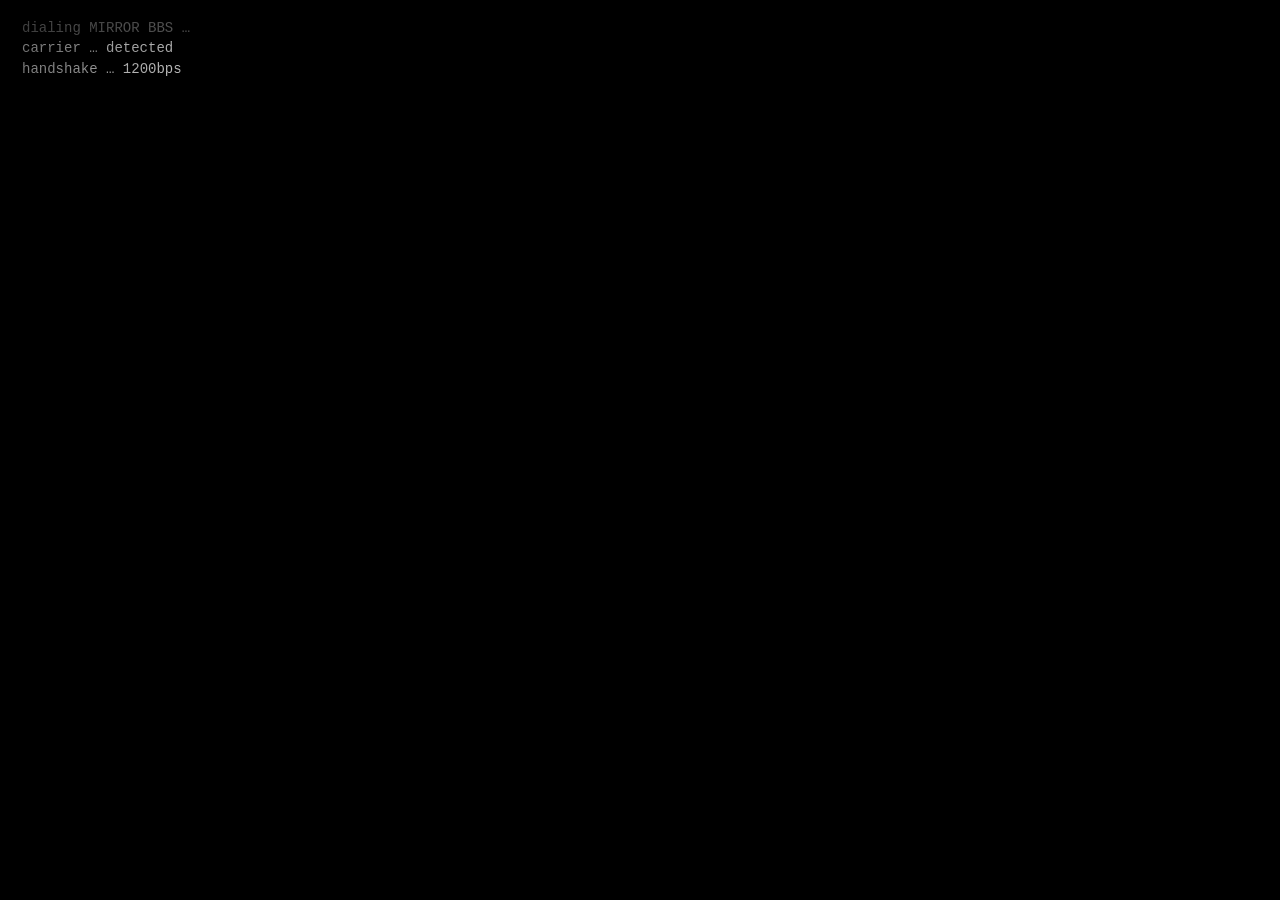
<file: parallel/mirror.html>
<!DOCTYPE html>
<html lang="zh-CN">
<head>
<meta charset="UTF-8">
<meta name="viewport" content="width=device-width,initial-scale=1.0,user-scalable=no">
<title>MIRROR BBS · Linjiang Middle School</title>
<style>
/* ── 终端样式（与 start.html 同源：白色磷光 CRT） ── */
:root{
  --bg:#000;
  --fg:#e0e0e0;
  --dim:#808080;
  --warn:#e5c07b;
  --err:#e06c75;
  --hi:#ffffff;
  --relay:#56b6c2;
  --mono:'Courier New','Consolas','Monaco',monospace;
}
*{margin:0;padding:0;box-sizing:border-box}
html,body{
  width:100%;height:100%;
  background:#000;
  color:var(--fg);
  font-family:var(--mono);
  font-size:14px;
  line-height:1.45;
  overflow:hidden;
  cursor:text;
}
/* CRT 扫描线 + 屏幕轻微抖动 */
body::before{
  content:'';
  position:fixed;inset:0;
  pointer-events:none;
  background:
    repeating-linear-gradient(
      to bottom,
      rgba(0,0,0,0) 0px,
      rgba(0,0,0,0) 2px,
      rgba(0,0,0,0.18) 3px,
      rgba(0,0,0,0) 4px
    );
  z-index:999;
}
body::after{
  content:'';
  position:fixed;inset:0;
  pointer-events:none;
  background:radial-gradient(ellipse at center, rgba(0,0,0,0) 60%, rgba(0,0,0,0.55) 100%);
  z-index:998;
}
@keyframes jitter{0%{transform:translate(0,0)}25%{transform:translate(-1px,0.5px)}50%{transform:translate(0.5px,-1px)}75%{transform:translate(-0.5px,1px)}100%{transform:translate(0,0)}}
.crt-screen{ animation:jitter 0.12s steps(2,end) infinite; }

#screen{
  width:100%;height:100%;
  padding:18px 22px;
  overflow-y:auto;
  white-space:pre-wrap;
  word-break:break-all;
  scrollbar-width:thin;
  scrollbar-color:var(--dim) transparent;
}
#screen::-webkit-scrollbar{width:6px}
#screen::-webkit-scrollbar-thumb{background:var(--dim)}

.line{margin:0;padding:0;min-height:1em}
.prompt::before{content:'MIRROR> '}
.dim{color:var(--dim)}
.warn{color:var(--warn)}
.err{color:var(--err)}
.hi{color:var(--hi)}
.relay{color:var(--relay)}
.frame{color:var(--dim)}
.frame .fid{color:var(--relay)}

#cursor{
  display:inline-block;
  width:0.6em;height:1em;
  background:var(--fg);
  vertical-align:text-bottom;
  animation:blink 1s steps(2,end) infinite;
}
@keyframes blink{0%,49%{opacity:1}50%,100%{opacity:0}}

input.cmd{
  position:fixed;
  left:-9999px;top:-9999px;
  opacity:0;
}
.hidden{display:none !important}
</style>
</head>
<body>
<div class="crt-screen">
<div id="screen"></div>
</div>
<input class="cmd" id="cmd" autocomplete="off" autocapitalize="off" autocorrect="off" spellcheck="false" autofocus>

<script>
/* ════════════════════════════════════════════════════════════════
   MIRROR BBS — 镜校 · 平行叙事终端
   设计文档：parallel/DESIGN.md（含虚构/现实边界规则）
   剧情语言：英文（EF 同款）。学校为虚构，与任何真实学校无关。
   ════════════════════════════════════════════════════════════════ */
(function(){
'use strict';

/* ─── DOM ─── */
var screen = document.getElementById('screen');
var cmd    = document.getElementById('cmd');

/* ─── 工具 ─── */
function print(html, cls){
  var line = document.createElement('span');
  line.className = 'line' + (cls ? ' '+cls : '');
  if (html === undefined) html = '';
  line.innerHTML = html;
  screen.appendChild(line);
}
function println(html, cls){
  print(html, cls);
  screen.appendChild(document.createElement('br'));
}
function blank(){ screen.appendChild(document.createElement('br')); }
function scroll(){ screen.scrollTop = screen.scrollHeight; }
async function sleep(ms){ return new Promise(function(r){ setTimeout(r, ms); }); }
function escapeHTML(s){
  return String(s).replace(/[&<>"']/g,function(c){
    return ({'&':'&amp;','<':'&lt;','>':'&gt;','"':'&quot;',"'":'&#39;'})[c];
  });
}
function pad2(n){ return String(n).padStart(2,'0'); }
async function sha256(str){
  var buf = await crypto.subtle.digest('SHA-256', new TextEncoder().encode(str));
  return Array.from(new Uint8Array(buf)).map(function(b){return b.toString(16).padStart(2,'0');}).join('');
}

/* ─── 几何常量（m-005 本地验证） ─── */
var ANCHOR = { lat: 31.207175, lon: 121.493583 };
var MIRROR_MERIDIAN = 121.5;                        // 镜面：东经 121.5° 经线
var MIRRORED_LON = 2*MIRROR_MERIDIAN - ANCHOR.lon;  // = 121.506417

/* ─── 片段数据 ───
   gate: null        = 无门槛
        'm-001' ...  = 需先通过对应接力                  */
var FRAGMENTS = [
  { id:1, ts:'1999.04.17 23:58 · astronomy club archive', gate:null, lines:[
    'MIRROR BBS auto-responder. duty node online.',
    'last inbound call: 2003.06.30.',
    'new terminal detected. per the 1999 protocol, initiating relay notice to the mirror side.',
    '— what follows is from the duty log.'
  ]},
  { id:2, ts:'duty log · excerpt 001', gate:null, lines:[
    'i am not a person. i am the duty node.',
    'the 1999 astronomy club scheduled my shift. i have kept it ever since.',
    'they said they would come back. protocol requires the line stay open until they do.'
  ]},
  { id:3, ts:'1999.04.17 · post #0117', gate:null, lines:[
    'five of us, five relays.',
    'jupiter takes 11.86 years to circle the sun. they said: when jupiter returns the second time to the place we photographed it, that is the day we open the box.',
    'the night they photographed it was april 17, 1999.',
    'the president\'s last post: "we leave it here, and wait for the sky to come back around."'
  ]},
  { id:4, ts:'duty log · excerpt 002', gate:null, lines:[
    'the relays are not at linjiang.',
    'your school and linjiang are separated by a mirror. every station is on your campus — jupiter, seen from either side of a mirror, is the same jupiter.',
    'type tasks to see the five relays. finish one, and i will tell one story from 1999.',
    'submit with: verify <id> <what you observed>.'
  ]},
  { id:5, ts:'duty log · excerpt 003', gate:'m-001', lines:[
    'the step count is correct.',
    'in 1999 they counted this one too. twice. off by one. they argued about it on the BBS all night.',
    'tianshu said trust the larger number. yuheng said the smaller. in the end they did what tianji suggested: count it a third time — and whoever produced a third different number was sent to count the flagpole instead.'
  ]},
  { id:6, ts:'1999.05.02 · post #0126', gate:'m-002', lines:[
    'the year this was carved into stone, the observatory was still only a drawing.',
    'kaiyang always said the oldest building is more honest than the newest blueprint.',
    'so they set the first calibration on the plaque: when the year matches, the two schools across the mirror are aligned.'
  ]},
  { id:7, ts:'1999.10.11 · post #0139', gate:'m-003', lines:[
    'the shadow did not betray them.',
    'the flagpole shadow that afternoon lay as straight as the three stars of orion\'s belt on the chart.',
    'yaoguang said: you don\'t need instruments. you need patience. at the right hour, the ground draws the bearing by itself.'
  ]},
  { id:8, ts:'duty log · excerpt 004', gate:'m-004', lines:[
    'the book is still on its shelf.',
    'the duty node cannot confirm this. but protocol says: every few years, someone comes and touches it.',
    'the librarian does not know about this. this bothers no one. they chose the book deliberately — one almost nobody borrows.'
  ]},
  { id:9, ts:'1999.04.17 · post #0118', gate:'m-004', lines:[
    'the last station takes no observing. only arithmetic.',
    'they left one sentence: "the meridian is the mirror. 121.5 is the glass."',
    'the anchor is your school\'s coordinates. compute the other side of the glass — linjiang is there.',
    'submit as <lat>,<lon>. six decimal places.'
  ]},
  { id:10, ts:'duty log · excerpt 005', gate:'m-005', lines:[
    'all five correct.',
    'per protocol, the duty node must now ask the last question. no answer was written down in 1999. it is to be asked, now, of whoever is at the terminal on the other side:',
    '"did they come back?"',
    '(reply with your answer. the duty node will log it.)'
  ]},
  { id:11, ts:'1999.04.17 · archived letter (final chapter — opens only when all five relays are complete)', gate:'answered', lines:[
    'to the next person who counts the steps:',
    'the box is not valuable. one photographic negative — jupiter, april 17 1999, 42-second exposure, slightly blurred.',
    'one letter — written to ourselves, twenty-five years on. it is no longer needed.',
    'and one empty sixth compartment.',
    'five of us left five slots. the sixth is for whoever finishes this line.',
    'what goes in it is up to you.',
    '— tianshu / tianji / yuheng / kaiyang / yaoguang'
  ]}
];

/* ─── 持久化 ─── */
var STORE  = 'mirror.state';
var ASTORE = 'mirror.answers';
var state = { read:[], solved:[], answered:false, replies:0, exit:false };

function save(){ try{ localStorage.setItem(STORE, JSON.stringify(state)); }catch(e){} }
function load(){
  try{
    var raw = localStorage.getItem(STORE);
    if(raw){
      var s = JSON.parse(raw);
      state.read = s.read||[]; state.solved = s.solved||[];
      state.answered = !!s.answered; state.replies = s.replies||0;
    }
  }catch(e){}
}
function getAnswers(){ try{ return JSON.parse(localStorage.getItem(ASTORE))||{}; }catch(e){ return {}; } }
function setAnswers(a){ try{ localStorage.setItem(ASTORE, JSON.stringify(a)); }catch(e){} }
function gateOpen(f){
  if(!f.gate) return true;
  if(f.gate==='answered') return state.answered;
  return state.solved.indexOf(f.gate)!==-1;
}
function solved(id){ return state.solved.indexOf(id)!==-1; }

/* ─── 打字机推送 ─── */
async function typeLine(prefix, text, cls){
  var span = document.createElement('span');
  span.className = 'line' + (cls ? ' '+cls : '');
  span.appendChild(document.createTextNode(prefix));
  var t = document.createElement('span');
  if(cls) t.className = cls;
  span.appendChild(t);
  screen.appendChild(span);
  for(var i=0; i<text.length; i+=2){
    t.textContent = text.slice(0, i+2);
    scroll();
    await sleep(28);
  }
  t.textContent = text;
  screen.appendChild(document.createElement('br'));
}

async function deliver(f, opts){
  opts = opts || {};
  if(!opts.silent) await sleep(opts.live ? 600 : 200);

  println('┌─ BBS ARCHIVE ──────────────────────────────', 'frame');
  println('│ <span class="fid">letter '+pad2(f.id)+'/11</span> · '+escapeHTML(f.ts), 'frame');
  for(var i=0;i<f.lines.length;i++){
    await typeLine('│ ', f.lines[i], 'relay');
  }
  println('└─────────────────────────────────────────────', 'frame');

  if(state.read.indexOf(f.id)===-1){
    state.read.push(f.id);
    save();
  }
  scroll();
}

/* ─── 谜题元数据 ─── */
var TASKS = {
  'm-001': { name:'steps', desc:'count the steps from the school gate to the main building (count twice — in 1999 they got two different numbers)', type:'field' },
  'm-002': { name:'plaque', desc:'the founding year on the plaque of the oldest building on campus (four digits)', type:'field' },
  'm-003': { name:'shadow', desc:'at the designer-chosen hour: the eight-point compass direction of the flagpole shadow (e.g. "NE")', type:'field' },
  'm-004': { name:'book',   desc:'the call number of the astronomy book the designer chose (see FIELD_NOTES.md)', type:'field' },
  'm-005': { name:'mirror', desc:'pure arithmetic: the meridian is the mirror, the glass is 121.5°E; anchor 31.207175,121.493583. compute the mirrored point', type:'math' }
};

/* ─── 应答系统 ─── */
var DEFLECT = [
  ['(the duty node does not chat.)', 'relay'],
  ['(that keyword is not in the 1999 lexicon.)', 'relay'],
  ['…', 'relay'],
  ['(the duty node remains online.)', 'relay']
];
var REPLIES = [
  { re:/who|你是|你是谁|duty node/i, lines:[
    'the duty node. scheduled in 1999. the handover has not come.'
  ]},
  { re:/jupiter|木星/i, lines:[
    '11.86 years per orbit. the night they photographed it was april 17, 1999.',
    'per protocol, when jupiter returns the second time to that night\'s position, that is the day to open the box.'
  ]},
  { re:/box|匣|盒子/i, lines:[
    'nothing valuable in the box. they said: what\'s valuable can\'t be carried over.',
    'five slots for five things. and a sixth, empty.'
  ]},
  { re:/1999|club|天文社/i, lines:[
    'five of them. callsigns: tianshu, tianji, yuheng, kaiyang, yaoguang.',
    'the president\'s surname was chen. no other names — "callsigns age better than names", they said.'
  ]},
  { re:/chen|陈/i, lines:[
    'the president\'s last post:',
    '"we leave it here, and wait for the sky to come back around."'
  ]},
  { re:/linjiang|mirror|临江|镜子/i, lines:[
    'the meridian is the mirror. 121.5 is the glass. you are on the other side, under the same sky.',
    'so your steps, plaques, shadows and shelves all count.'
  ]}
];

/* ─── 命令 ─── */
var COMMANDS = {};

COMMANDS.help = function(){
  println('MIRROR BBS commands:', 'hi');
  [['tasks',              'the five relays'],
   ['verify <id> <answer>','submit an observation'],
   ['status',             'progress overview'],
   ['inbox',              'list received archive letters'],
   ['reread <n>',         're-read a letter'],
   ['reply <text>',       'speak to the duty node'],
   ['wait',               'listen for new letters'],
   ['clear',              'clear screen'],
   ['about',              'about this station'],
   ['exit',               'hang up (the line stays open)']
  ].forEach(function(c){
    println('  <span class="hi">'+c[0].padEnd(24,' ')+'</span><span class="dim">'+c[1]+'</span>');
  });
  blank();
};

COMMANDS.tasks = function(){
  println('─── THE FIVE RELAYS ──────────────────────────', 'dim');
  Object.keys(TASKS).forEach(function(id){
    var t = TASKS[id];
    var mark = solved(id) ? '✓' : '○';
    println('  <span class="hi">'+id+'</span> '+t.name.padEnd(8)+' '+mark+' '+escapeHTML(t.desc));
  });
  blank();
  println('submit: verify <id> <answer>    e.g. verify m-001 48', 'dim');
  blank();
};

COMMANDS.status = function(){
  println('─── PROGRESS ──────────────────────────────────', 'dim');
  println('  relays: '+state.solved.length+' / 5');
  println('  archive letters: '+state.read.length+' / '+FRAGMENTS.length);
  println('  final chapter: '+(state.answered?'✓ open':'locked (needs all five relays + the last question answered)'));
  blank();
};

COMMANDS.verify = function(args){
  if(args.length<2) return println('usage: verify &lt;m-00x&gt; &lt;answer&gt;', 'err');
  var id = args[0].toLowerCase();
  var ans = args.slice(1).join(' ').trim();

  if(!TASKS[id]) return println('no such task: '+escapeHTML(id), 'err');
  if(solved(id))  return println(id+' already complete.', 'dim');

  if(id==='m-005'){
    var m = ans.match(/^\s*(\d+(?:\.\d+)?)\s*,\s*(\d+(?:\.\d+)?)\s*$/);
    if(!m) return println('format: <lat>,<lon> (six decimals)', 'err');
    var lat = parseFloat(m[1]), lon = parseFloat(m[2]);
    var ok = Math.abs(lat-ANCHOR.lat)<1e-4 && Math.abs(lon-MIRRORED_LON)<1e-4;
    if(ok){
      passVerify(id, 'mirror point confirmed. linjiang is on the other side of the glass.');
    } else {
      println('✗ mirrored point does not match. hint: the meridian is the mirror; latitude does not move.', 'err');
    }
    blank(); return scroll();
  }

  // m-001 ~ m-004：与设计者登记的哈希比对
  var hashes = getAnswers();
  if(!hashes[id]){
    println('no answer registered for this relay.', 'warn');
    println('designer: use the hidden command to register it — design set '+id+' <answer> (see FIELD_NOTES.md)', 'dim');
    blank(); return scroll();
  }
  sha256(ans).then(function(h){
    if(h===hashes[id]){
      passVerify(id, 'observation matches the 1999 records.');
    } else {
      println('✗ does not match the records. count it again? they got it wrong the first time too.', 'err');
    }
    scroll();
  });
};

function passVerify(id, msg){
  state.solved.push(id);
  save();
  println('✓ '+id.toUpperCase()+' PASSED — '+escapeHTML(msg), 'hi');
  var order = ['m-001','m-002','m-003','m-004','m-005'];
  var idx = order.indexOf(id);
  if(idx>=0 && idx<4){
    println('(the next relay\'s letter is ready to receive: type wait)', 'dim');
  }
  if(state.solved.length===5 && !state.answered){
    blank();
    println('all five relays complete. the duty node has one last question.', 'warn');
    println('(type wait to receive it.)', 'dim');
  }
  blank();
}

COMMANDS.inbox = function(){
  if(!state.read.length){ println('(inbox empty)', 'dim'); return blank(); }
  println('─── INBOX ─────────────────────────────────────', 'dim');
  state.read.forEach(function(id){
    var f = FRAGMENTS[id-1];
    if(!f) return;
    var first = f.lines[0].slice(0,34) + (f.lines[0].length>34 ? '…' : '');
    println('  letter '+pad2(id)+'  <span class="dim">'+f.ts+'</span>  ✓ <span class="relay">'+escapeHTML(first)+'</span>');
  });
  println('total: '+state.read.length+' / '+FRAGMENTS.length+' letters on record.', 'dim');
  blank();
};

COMMANDS.reread = function(args){
  if(!args.length) return println('usage: reread &lt;n&gt;', 'err');
  var n = parseInt(args[0], 10);
  if(isNaN(n) || n<1 || n>FRAGMENTS.length) return println('no such letter', 'err');
  if(state.read.indexOf(n)===-1) return println('letter '+pad2(n)+' has not arrived yet.', 'err');
  deliver(FRAGMENTS[n-1], { silent:true }).then(function(){ blank(); scroll(); });
};

COMMANDS.reply = function(args){
  var text = args.join(' ');
  if(!text) return println('usage: reply &lt;text&gt;', 'err');
  state.replies++;
  println('&gt; <span class="hi">'+escapeHTML(text)+'</span>');

  // 终章问题的记录
  if(state.solved.length===5 && !state.answered &&
     /come back|came back|returned|yes|no|always|never|回来了|回来|没回来|会|没有|是/i.test(text)){
    state.answered = true;
    save();
    deliverReply(['answer logged.',
      '(a new line in the duty log. the ink is fresh.)',
      'per protocol, the handover is complete. the final letter is unlocked — type wait.'], 'relay');
    return;
  }

  var lines = null;
  for(var i=0;i<REPLIES.length;i++){
    if(REPLIES[i].re.test(text)){ lines = REPLIES[i].lines; break; }
  }
  if(!lines){ var d = DEFLECT[state.replies % DEFLECT.length]; lines=[d[0]]; }
  deliverReply(lines, 'relay');
};

async function deliverReply(lines, cls){
  await sleep(500 + Math.random()*600);
  for(var i=0;i<lines.length;i++){
    await typeLine('< ', lines[i], cls);
    await sleep(350);
  }
  blank();
  scroll();
}

COMMANDS.wait = function(){
  println('listening for carrier…', 'dim');
  var dots = 0;
  var timer = setInterval(function(){ print('.'); dots++; scroll(); }, 400);
  setTimeout(async function(){
    clearInterval(timer);
    while(dots<3){ print('.'); dots++; }

    var fresh = FRAGMENTS.filter(function(f){ return gateOpen(f) && state.read.indexOf(f.id)===-1; });
    if(!fresh.length){
      blank();
      println('duty node online. no new letters.', 'warn');
      println('(to advance, see tasks.)', 'dim');
      return blank();
    }
    blank();
    println(fresh.length+' unread letter(s) detected. receiving.', 'hi');
    blank();
    for(var i=0;i<fresh.length;i++){
      await deliver(fresh[i], { live:true });
    }
    scroll();
  }, 1800);
};

COMMANDS.about = function(){
  println('MIRROR BBS · duty node v1.0 (built april 1999, unmaintained ever since)', 'dim');
  println('this station is part of MIRROR, a work of fiction. the school is fictional;', 'dim');
  println('the observations are real. the two are never mixed.', 'dim');
  blank();
};

COMMANDS.exit = function(){
  println('hung up.', 'warn');
  println('<span class="relay">(the line stays open. the duty node will keep waiting.)</span>');
  state.exit = true;
  blank();
};

COMMANDS.clear = function(){
  screen.innerHTML = '';
  println('<span class="prompt"><span id="cursor"></span></span>');
};

/* ─── 设计者隐藏命令（不在 help 中） ─── */
COMMANDS.design = function(args){
  if(!args.length){
    println('design set &lt;m-00x&gt; &lt;answer&gt;   register an answer (stored as SHA-256)', 'dim');
    println('design list                    registered relays', 'dim');
    println('design reset &lt;m-00x&gt;            clear a registration', 'dim');
    return blank();
  }
  var sub = args[0].toLowerCase();
  if(sub==='set'){
    if(args.length<3) return println('usage: design set &lt;m-00x&gt; &lt;answer&gt;', 'err');
    var id = args[1].toLowerCase();
    if(!TASKS[id] || id==='m-005') return println('only m-001 ~ m-004 can be registered (m-005 is verified locally by geometry)', 'err');
    var ans = args.slice(2).join(' ').trim();
    sha256(ans).then(function(h){
      var a = getAnswers();
      a[id] = h;
      setAnswers(a);
      println('✓ answer for '+id+' registered (plaintext is not stored).', 'hi');
      blank(); scroll();
    });
    return;
  }
  if(sub==='list'){
    var a = getAnswers();
    var keys = Object.keys(a);
    if(!keys.length){ println('(no answers registered yet)', 'dim'); return blank(); }
    keys.forEach(function(k){ println('  '+k+'  ✓ registered', 'dim'); });
    return blank();
  }
  if(sub==='reset'){
    if(args.length<2) return println('usage: design reset &lt;m-00x&gt;', 'err');
    var a = getAnswers();
    delete a[args[1].toLowerCase()];
    setAnswers(a);
    println('cleared.', 'warn');
    return blank();
  }
  println('unknown design subcommand', 'err');
};

/* ─── 主命令分派 ─── */
function runCommand(raw){
  var s = raw.trim();
  println('&gt; <span class="hi">'+escapeHTML(s)+'</span>');
  if(!s) return scroll();
  var args = s.split(/\s+/);
  var cmd_ = args.shift().toLowerCase();
  var fn = COMMANDS[cmd_];
  if(!fn){ println('unknown command: '+escapeHTML(cmd_), 'err'); blank(); return scroll(); }
  fn(args);
  scroll();
}

cmd.addEventListener('keydown', function(e){
  if(e.key==='Enter'){
    e.preventDefault();
    var v = cmd.value;
    cmd.value='';
    if(!state.exit) runCommand(v);
  }
  setTimeout(function(){ cmd.focus(); }, 0);
});
document.addEventListener('click', function(){ cmd.focus(); });

/* ════════════════════════════════════════════════════════════════
   启动：拨号 → BBS 应答 → 守社人先开口
   ════════════════════════════════════════════════════════════════ */
async function boot(){
  load();
  await sleep(400);
  println('dialing MIRROR BBS …', 'dim');
  await sleep(350);
  println('carrier … <span class="hi">detected</span>');
  await sleep(200);
  println('handshake … <span class="hi">1200bps</span>');
  await sleep(250);
  println('node … <span class="warn">linjiang middle school · server room (1999)</span>');
  await sleep(300);
  println('duty status … <span class="hi">online (day 9841)</span>');
  await sleep(350);
  blank();
  println('▓░▓░░▓░▓░░▓░░▓▓░▓░░▓░▓░░▓▓░▓░░▓░░▓░▓░░▓░░', 'dim');
  await sleep(150);
  println('░▓░▓▓░▓░░▓░▓▓░▓░░▓░░▓▓░▓▓░░▓░░▓▓░▓░░▓░▓░░', 'dim');
  await sleep(200);
  blank();

  var fresh = FRAGMENTS.filter(function(f){ return gateOpen(f) && state.read.indexOf(f.id)===-1; });
  if(!fresh.length && state.read.length){
    println('duty node online. no new letters.', 'dim');
    println('inbox: '+state.read.length+' / '+FRAGMENTS.length+'. see status for progress.', 'dim');
    blank();
  }

  for(var i=0;i<fresh.length;i++){
    await deliver(fresh[i], { live:true });
    blank();
  }

  println('type <span class="hi">help</span> for commands. type <span class="hi">tasks</span> for the five relays.', 'warn');
  blank();
  println('<span class="prompt"><span id="cursor"></span></span>');
  scroll();
}

boot();

})();
</script>
</body>
</html>
</file>
<file: chapters.css>
/* EDENFALL · 全章节共享样式（现代终端：白字黑底，无 CRT 特效） */
:root{
  --bg:#000;
  --fg:#e0e0e0;
  --dim:#808080;
  --warn:#e5c07b;
  --err:#e06c75;
  --hi:#ffffff;
  --mono:'Courier New','Consolas','Monaco',monospace;
}
*{margin:0;padding:0;box-sizing:border-box}
html,body{
  width:100%;min-height:100%;
  background:#000;
  color:var(--fg);
  font-family:var(--mono);
  font-size:14px;
  line-height:1.55;
}
/* CRT 扫描线 + 屏幕轻微抖动 */
body::before{
  content:'';
  position:fixed;inset:0;
  pointer-events:none;
  background:repeating-linear-gradient(to bottom, rgba(0,0,0,0) 0px, rgba(0,0,0,0) 2px, rgba(0,0,0,0.18) 3px, rgba(0,0,0,0) 4px);
  z-index:999;
}
body::after{
  content:'';
  position:fixed;inset:0;
  pointer-events:none;
  background:radial-gradient(ellipse at center, rgba(0,0,0,0) 60%, rgba(0,0,0,0.55) 100%);
  z-index:998;
}
@keyframes jitter{0%{transform:translate(0,0)}25%{transform:translate(-1px,0.5px)}50%{transform:translate(0.5px,-1px)}75%{transform:translate(-0.5px,1px)}100%{transform:translate(0,0)}}
.crt-screen{animation:jitter 0.12s steps(2,end) infinite}

.page{padding:48px 60px;max-width:920px;margin:0 auto}
h1{font-size:32px;color:var(--hi);letter-spacing:6px;margin-bottom:6px}
h2{font-size:18px;color:var(--fg);letter-spacing:3px;margin-bottom:32px;font-weight:400}
h3{color:var(--warn);margin-top:24px;font-size:14px;letter-spacing:2px}
p{margin:12px 0}
.dim{color:var(--dim)}
.warn{color:var(--warn)}
.hi{color:var(--hi)}
.err{color:var(--err)}
hr{border:0;border-top:1px dashed var(--dim);margin:24px 0}
ol,ul{margin:12px 0 12px 24px}
li{margin:6px 0}
.kw{color:var(--hi);background:rgba(255,255,255,0.10);padding:1px 6px;border-radius:2px}
pre{background:rgba(255,255,255,0.04);padding:16px;border:1px solid var(--dim);border-radius:2px;overflow-x:auto;margin:16px 0}
pre.lore{color:var(--warn)}
table{border-collapse:collapse;width:100%;margin:24px 0;font-size:13px}
th{color:var(--warn);text-align:left;padding:8px 12px;border-bottom:1px solid var(--dim);font-weight:normal;letter-spacing:1px}
td{padding:8px 12px;border-bottom:1px solid rgba(128,128,128,0.35)}
.status-lost{color:var(--err)}
.status-found{color:var(--hi)}
.status-unknown{color:var(--dim)}
.back{display:inline-block;color:var(--hi);text-decoration:none;padding:6px 14px;border:1px solid var(--dim);border-radius:2px;margin-top:24px;font-size:12px;letter-spacing:1px}
.back:hover{background:rgba(255,255,255,0.08);border-color:var(--hi)}
.lock{display:inline-block;padding:8px 16px;border:1px solid var(--err);color:var(--err);border-radius:2px;font-size:12px;letter-spacing:2px;margin-top:16px}
a{color:var(--hi)}
</file>
